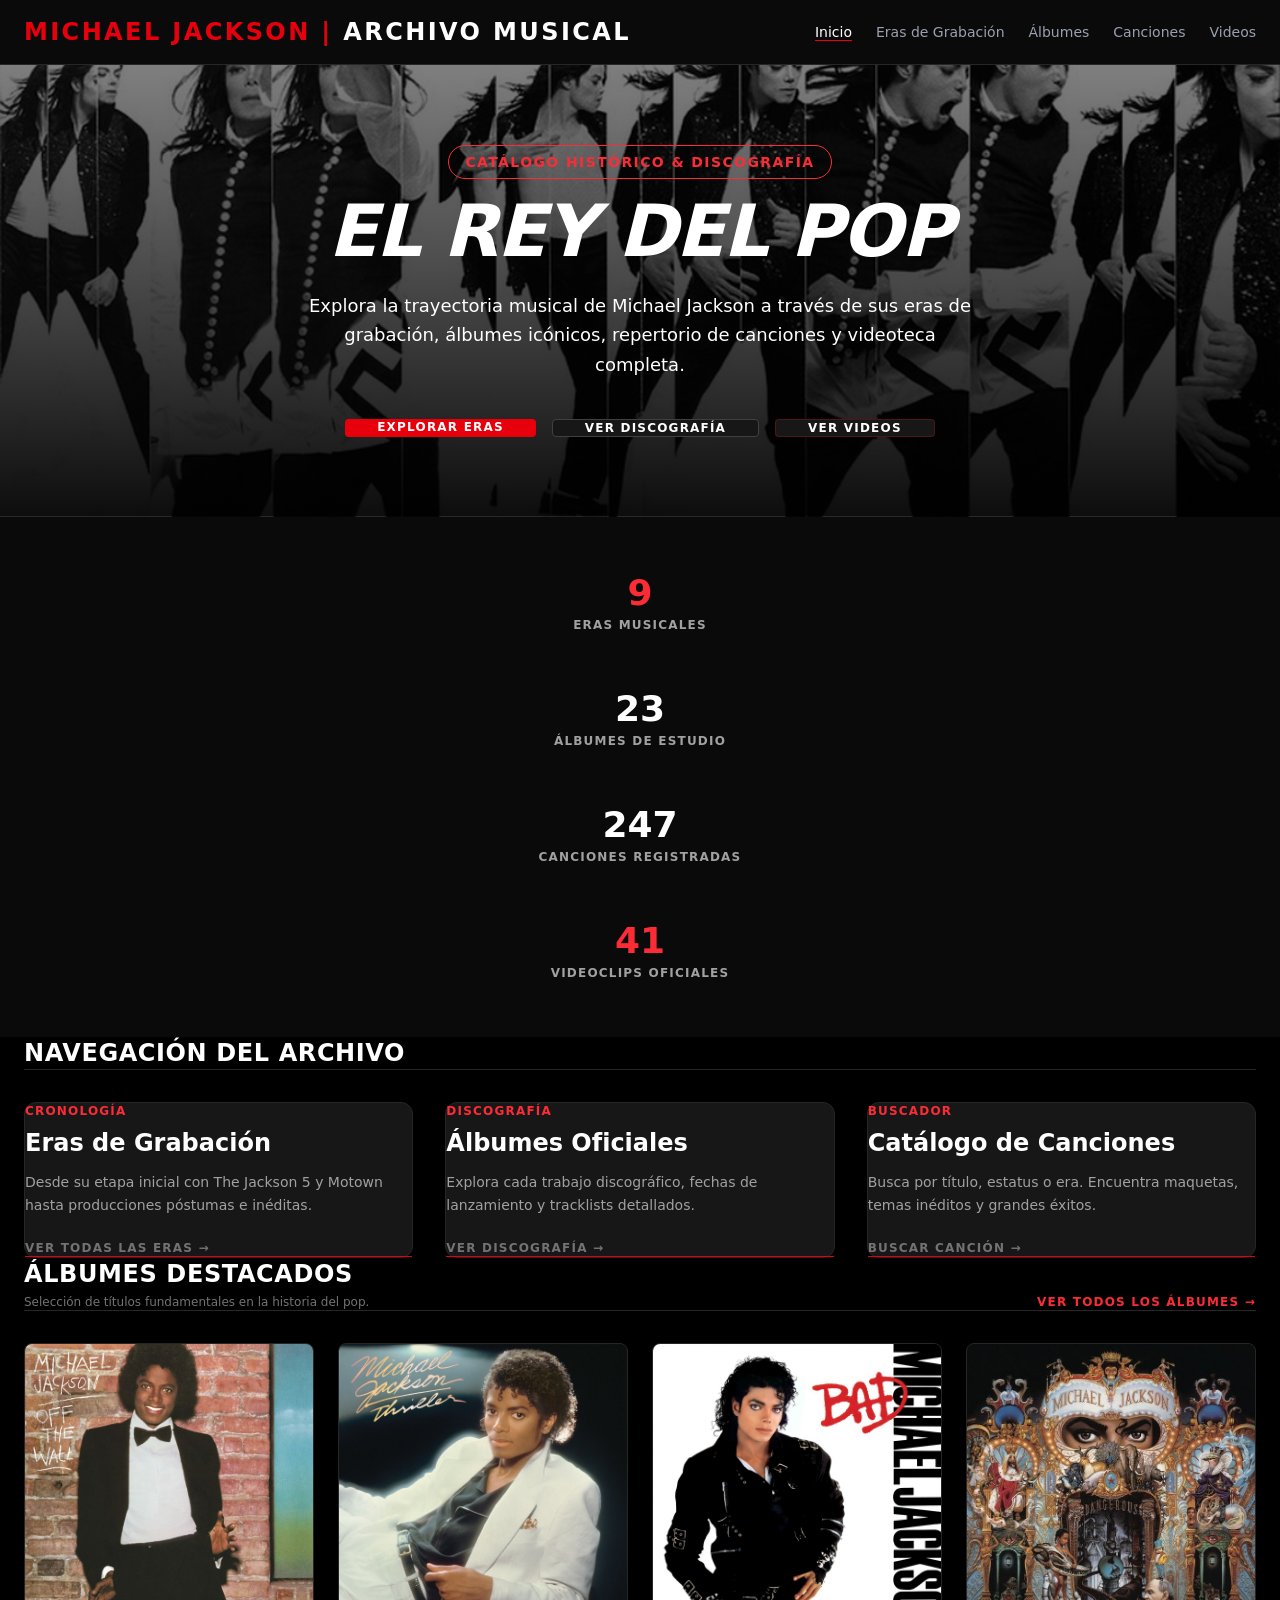
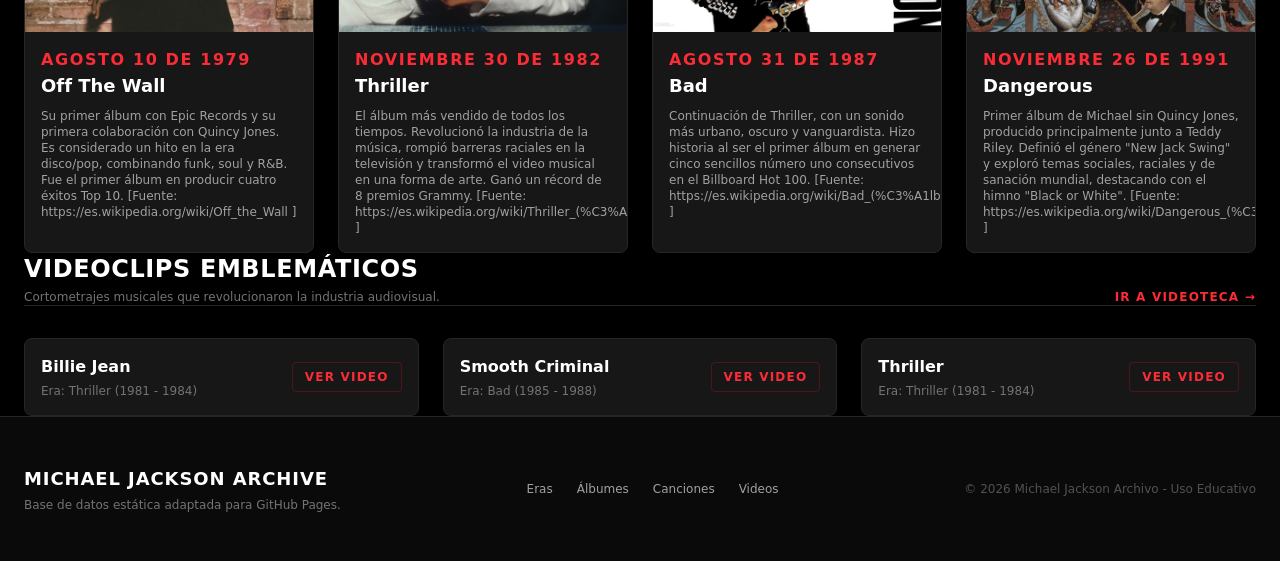
<file: index.html>
<!DOCTYPE html>
<html lang="es">
<head>
  <meta charset="UTF-8">
  <meta name="viewport" content="width=device-width, initial-scale=1.0">
  <title>Michael Jackson | Archivo Musical</title>
  <link href="assets/css/style.css" rel="stylesheet">
  <link rel="icon" type="image/png" href="assets/img/MJ_FI.png">
  <style>
    .hero-bg {
      background-image: linear-gradient(to bottom, rgba(0,0,0,0.5), rgba(0,0,0,0.95)), url('assets/img/INV-MJ.png');
      background-size: cover;
      background-position: center;
    }
  </style>
</head>
<body class="bg-black text-white font-sans antialiased min-h-screen flex flex-col justify-between">

  <!-- Navegación Principal -->
  <nav class="border-b border-neutral-800 bg-neutral-950 px-6 py-4 sticky top-0 z-50">
    <div class="max-w-7xl mx-auto flex flex-col md:flex-row justify-between items-center gap-4">
      <h1 class="text-2xl font-bold tracking-widest text-red-600 uppercase">
        <a href="index.html">Michael Jackson | <span class="text-white">Archivo Musical</span></a>
      </h1>
      <ul class="flex flex-wrap justify-center space-x-6 text-sm font-medium text-gray-400">
        <li><a href="index.html" class="text-white border-b border-red-600 pb-1">Inicio</a></li>
        <li><a href="eras.html" class="hover:text-yellow-500 transition-colors">Eras de Grabación</a></li>
        <li><a href="albumes.html" class="hover:text-yellow-500 transition-colors">Álbumes</a></li>
        <li><a href="canciones.html" class="hover:text-yellow-500 transition-colors">Canciones</a></li>
        <li><a href="videos_lista.html" class="hover:text-yellow-500 transition-colors">Videos</a></li>
      </ul>
    </div>
  </nav>

  <!-- Hero Principal -->
  <header class="hero-bg min-h-[70vh] flex items-center justify-center text-center px-6 py-20 relative">
    <div class="max-w-4xl mx-auto">
      <span class="text-red-500 font-bold uppercase tracking-widest text-sm bg-red-950/50 px-4 py-1.5 border border-red-800/40 rounded-full inline-block mb-4">
        Catálogo Histórico & Discografía
      </span>
      <h1 class="text-5xl md:text-7xl font-black uppercase tracking-tight italic text-white mb-6">
        El Rey del Pop
      </h1>
      <p class="text-lg md:text-xl text-neutral-300 max-w-2xl mx-auto leading-relaxed mb-10">
        Explora la trayectoria musical de Michael Jackson a través de sus eras de grabación, álbumes icónicos, repertorio de canciones y videoteca completa.
      </p>

      <!-- Botones de Acción / Redirección -->
      <div class="flex flex-wrap justify-center gap-4">
        <a href="eras.html" class="px-8 py-3.5 bg-red-600 hover:bg-red-500 text-white font-bold text-xs uppercase tracking-widest rounded shadow-lg transition-colors">
          Explorar Eras
        </a>
        <a href="albumes.html" class="px-8 py-3.5 bg-neutral-900 hover:bg-neutral-800 text-white border border-neutral-700 font-bold text-xs uppercase tracking-widest rounded transition-colors">
          Ver Discografía
        </a>
        <a href="videos_lista.html" class="px-8 py-3.5 bg-neutral-900 hover:bg-neutral-800 text-red-400 border border-red-900/50 font-bold text-xs uppercase tracking-widest rounded transition-colors">
          Ver Videos
        </a>
      </div>
    </div>
  </header>

  <!-- Panel de Métricas / Estadísticas -->
  <section class="border-y border-neutral-800 bg-neutral-950 py-10 px-6">
    <div class="max-w-6xl mx-auto grid grid-cols-2 md:grid-cols-4 gap-6 text-center">
      <div class="p-4">
        <span id="stat-eras" class="block text-4xl font-black text-red-500">0</span>
        <span class="text-xs uppercase tracking-widest text-neutral-400 font-semibold mt-1 block">Eras Musicales</span>
      </div>
      <div class="p-4">
        <span id="stat-albumes" class="block text-4xl font-black text-white">0</span>
        <span class="text-xs uppercase tracking-widest text-neutral-400 font-semibold mt-1 block">Álbumes de Estudio</span>
      </div>
      <div class="p-4">
        <span id="stat-canciones" class="block text-4xl font-black text-white">0</span>
        <span class="text-xs uppercase tracking-widest text-neutral-400 font-semibold mt-1 block">Canciones Registradas</span>
      </div>
      <div class="p-4">
        <span id="stat-videos" class="block text-4xl font-black text-red-500">0</span>
        <span class="text-xs uppercase tracking-widest text-neutral-400 font-semibold mt-1 block">Videoclips Oficiales</span>
      </div>
    </div>
  </section>

  <!-- Secciones Destacadas -->
  <main class="max-w-7xl mx-auto px-6 py-16 w-full space-y-20">

    <!-- Access Cards por Criterio -->
    <section>
      <div class="flex items-center justify-between mb-8 border-b border-neutral-800 pb-4">
        <h2 class="text-2xl font-bold uppercase tracking-wide flex items-center gap-3">
          <span class="w-3 h-3 bg-red-600 rounded-full"></span>
          Navegación del Archivo
        </h2>
      </div>
      
      <div class="grid grid-cols-1 md:grid-cols-3 gap-8">
        <!-- Card Eras -->
        <a href="eras.html" class="bg-neutral-900 border border-neutral-800 p-8 rounded-xl hover:border-red-600 transition-all group flex flex-col justify-between">
          <div>
            <span class="text-xs font-bold text-red-500 uppercase tracking-widest block mb-2">Cronología</span>
            <h3 class="text-2xl font-bold mb-3 text-white group-hover:text-red-500 transition-colors">Eras de Grabación</h3>
            <p class="text-sm text-neutral-400 leading-relaxed">
              Desde su etapa inicial con The Jackson 5 y Motown hasta producciones póstumas e inéditas.
            </p>
          </div>
          <span class="mt-6 text-xs font-bold uppercase tracking-widest text-neutral-500 group-hover:text-white transition-colors border-b border-red-600 w-max">
            Ver todas las Eras →
          </span>
        </a>

        <!-- Card Albumes -->
        <a href="albumes.html" class="bg-neutral-900 border border-neutral-800 p-8 rounded-xl hover:border-red-600 transition-all group flex flex-col justify-between">
          <div>
            <span class="text-xs font-bold text-red-500 uppercase tracking-widest block mb-2">Discografía</span>
            <h3 class="text-2xl font-bold mb-3 text-white group-hover:text-red-500 transition-colors">Álbumes Oficiales</h3>
            <p class="text-sm text-neutral-400 leading-relaxed">
              Explora cada trabajo discográfico, fechas de lanzamiento y tracklists detallados.
            </p>
          </div>
          <span class="mt-6 text-xs font-bold uppercase tracking-widest text-neutral-500 group-hover:text-white transition-colors border-b border-red-600 w-max">
            Ver Discografía →
          </span>
        </a>

        <!-- Card Canciones y Videoteca -->
        <a href="canciones.html" class="bg-neutral-900 border border-neutral-800 p-8 rounded-xl hover:border-red-600 transition-all group flex flex-col justify-between">
          <div>
            <span class="text-xs font-bold text-red-500 uppercase tracking-widest block mb-2">Buscador</span>
            <h3 class="text-2xl font-bold mb-3 text-white group-hover:text-red-500 transition-colors">Catálogo de Canciones</h3>
            <p class="text-sm text-neutral-400 leading-relaxed">
              Busca por título, estatus o era. Encuentra maquetas, temas inéditos y grandes éxitos.
            </p>
          </div>
          <span class="mt-6 text-xs font-bold uppercase tracking-widest text-neutral-500 group-hover:text-white transition-colors border-b border-red-600 w-max">
            Buscar Canción →
          </span>
        </a>
      </div>
    </section>

    <!-- Álbumes Destacados -->
    <section>
      <div class="flex justify-between items-end mb-8 border-b border-neutral-800 pb-4">
        <div>
          <h2 class="text-2xl font-bold uppercase tracking-wide">Álbumes Destacados</h2>
          <p class="text-xs text-neutral-500 mt-1">Selección de títulos fundamentales en la historia del pop.</p>
        </div>
        <a href="albumes.html" class="text-xs font-bold text-red-500 uppercase tracking-widest hover:text-white transition-colors">
          Ver todos los álbumes →
        </a>
      </div>

      <div id="grid-albumes-destacados" class="grid grid-cols-1 sm:grid-cols-2 lg:grid-cols-4 gap-6"></div>
    </section>

    <!-- Videos Destacados -->
    <section>
      <div class="flex justify-between items-end mb-8 border-b border-neutral-800 pb-4">
        <div>
          <h2 class="text-2xl font-bold uppercase tracking-wide">Videoclips Emblemáticos</h2>
          <p class="text-xs text-neutral-500 mt-1">Cortometrajes musicales que revolucionaron la industria audiovisual.</p>
        </div>
        <a href="videos_lista.html" class="text-xs font-bold text-red-500 uppercase tracking-widest hover:text-white transition-colors">
          Ir a Videoteca →
        </a>
      </div>

      <div id="grid-videos-destacados" class="grid grid-cols-1 md:grid-cols-3 gap-6"></div>
    </section>

  </main>

  <!-- Pie de página -->
  <footer class="border-t border-neutral-800 bg-neutral-950 py-12 px-6">
    <div class="max-w-7xl mx-auto flex flex-col md:flex-row justify-between items-center gap-6">
      <div>
        <span class="text-lg font-bold text-white uppercase tracking-wider block">Michael Jackson Archive</span>
        <p class="text-xs text-neutral-500 mt-1">Base de datos estática adaptada para GitHub Pages.</p>
      </div>
      <ul class="flex space-x-6 text-xs text-neutral-400">
        <li><a href="eras.html" class="hover:text-white transition-colors">Eras</a></li>
        <li><a href="albumes.html" class="hover:text-white transition-colors">Álbumes</a></li>
        <li><a href="canciones.html" class="hover:text-white transition-colors">Canciones</a></li>
        <li><a href="videos_lista.html" class="hover:text-white transition-colors">Videos</a></li>
      </ul>
      <p class="text-xs text-neutral-600">&copy; 2026 Michael Jackson Archivo - Uso Educativo</p>
    </div>
  </footer>

  <!-- Scripts JS Client-Side -->
  <script src="data.js"></script>
  <script src="handlers.js"></script>
  <script>
    document.addEventListener('DOMContentLoaded', () => {
      // 1. Cargar estadísticas
      const stats = obtenerEstadisticasIndex();
      document.getElementById('stat-eras').textContent = stats.totalEras;
      document.getElementById('stat-albumes').textContent = stats.totalAlbumes;
      document.getElementById('stat-canciones').textContent = stats.totalCanciones;
      document.getElementById('stat-videos').textContent = stats.totalVideos;

      // 2. Renderizar álbumes destacados
      const albumes = obtenerAlbumesDestacados(4);
      const contenedorAlbumes = document.getElementById('grid-albumes-destacados');
      contenedorAlbumes.innerHTML = albumes.map(album => `
        <a href="tracklist.html?id=${album.IDAlbum}" class="bg-neutral-900 border border-neutral-800 rounded-lg overflow-hidden group hover:border-red-600 transition-all flex flex-col">
          <div class="aspect-square bg-neutral-800 relative overflow-hidden">
            <img src="${album.AlbumCover}" alt="${album.NombreAlbum}" onerror="this.src='assets/img/default_album.jpg'" class="w-full h-full object-cover group-hover:scale-105 transition-transform duration-500">
          </div>
          <div class="p-4 flex flex-col flex-grow">
            <span class="text-[10px] font-bold text-red-500 uppercase tracking-widest">${album.FechaLanz.split('-')[0]}</span>
            <h3 class="text-lg font-bold text-white group-hover:text-red-500 transition-colors mt-0.5">${album.NombreAlbum}</h3>
            <p class="text-xs text-neutral-400 mt-2 line-clamp-2">${album.InfoAlbum}</p>
          </div>
        </a>
      `).join('');

      // 3. Renderizar videos destacados
      const videos = obtenerVideosDestacados(3);
      const contenedorVideos = document.getElementById('grid-videos-destacados');
      contenedorVideos.innerHTML = videos.map(video => `
        <a href="video_detalle.html?id=${video.IDCancion}" class="bg-neutral-900 border border-neutral-800 rounded-lg p-4 group hover:border-red-600 transition-all flex justify-between items-center">
          <div>
            <h3 class="text-base font-bold text-white group-hover:text-red-500 transition-colors">${video.NombreCancion}</h3>
            <span class="text-xs text-neutral-500 block mt-1">Era: ${video.NombreEra}</span>
          </div>
          <span class="text-xs font-bold uppercase tracking-widest text-red-500 bg-red-950/40 border border-red-900/50 px-3 py-1.5 rounded group-hover:bg-red-600 group-hover:text-white transition-all">
            Ver Video
          </span>
        </a>
      `).join('');
    });
  </script>
</body>
</html>
</file>
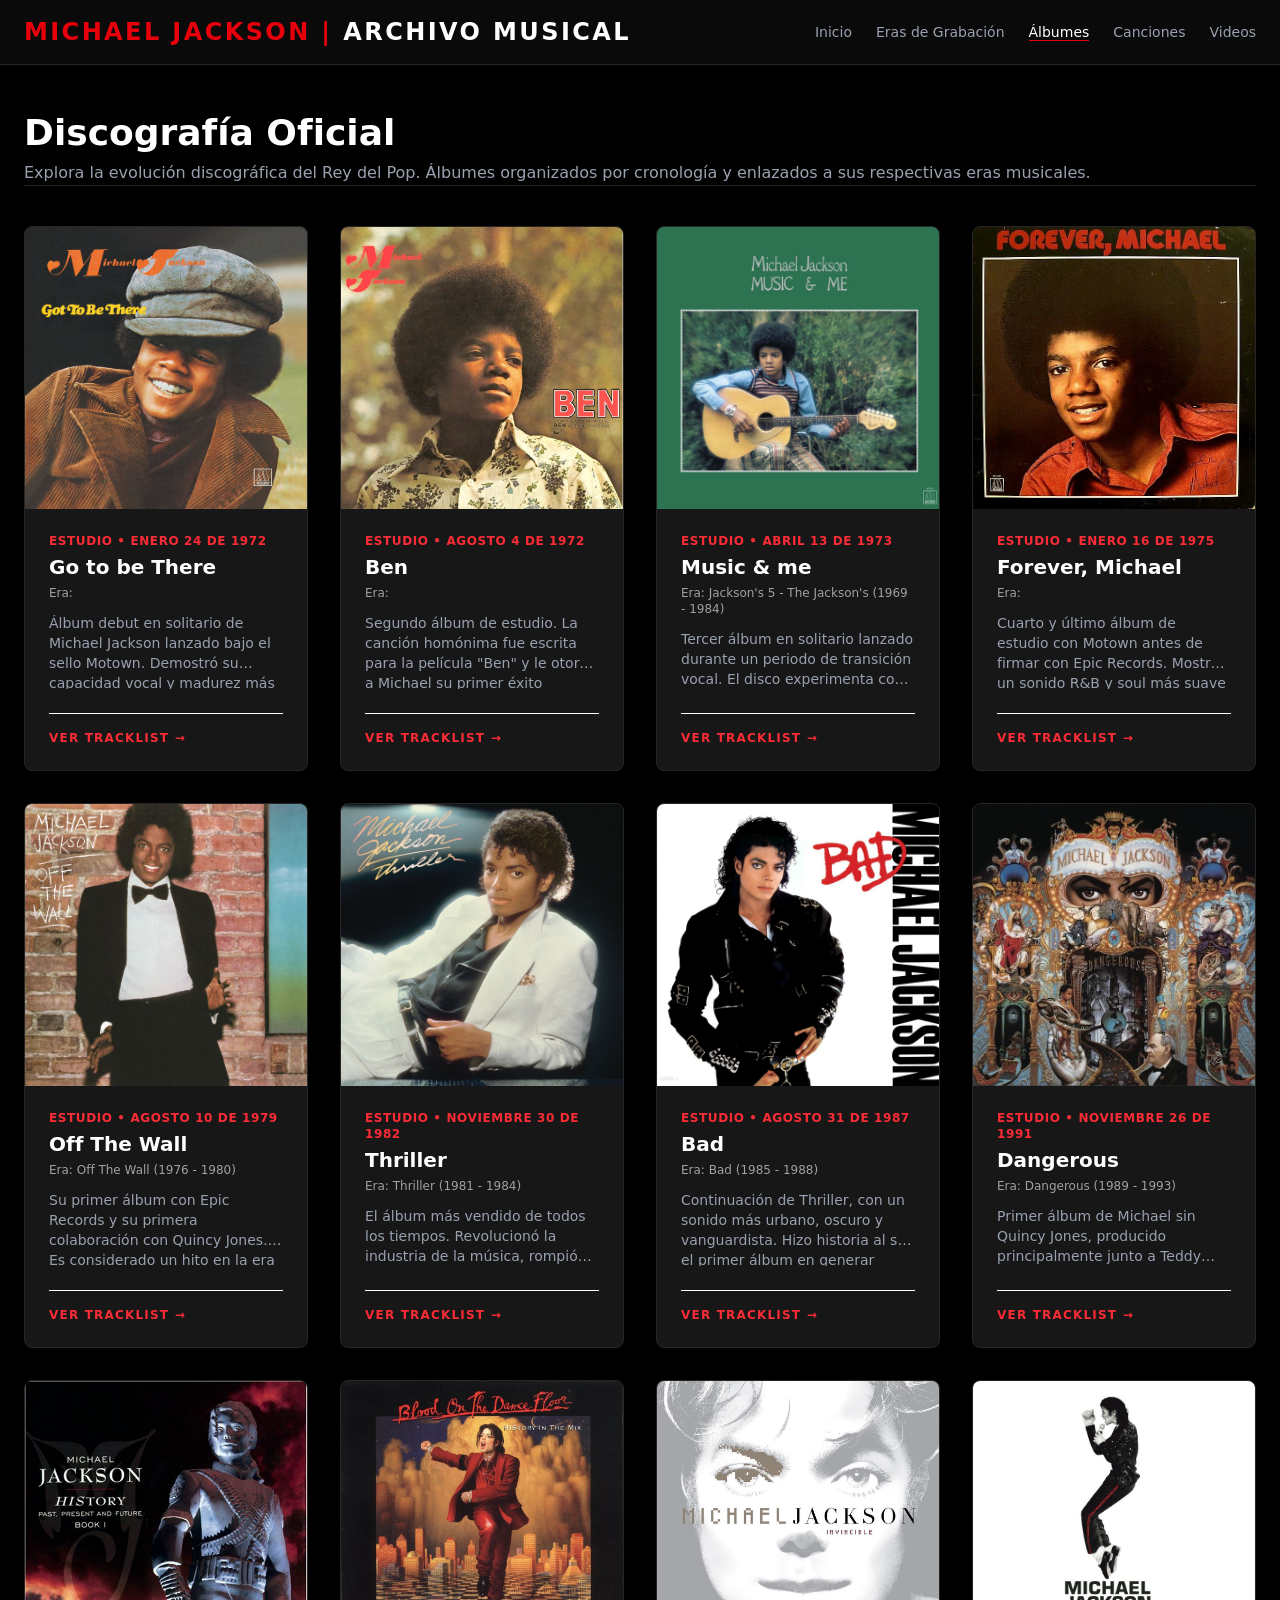
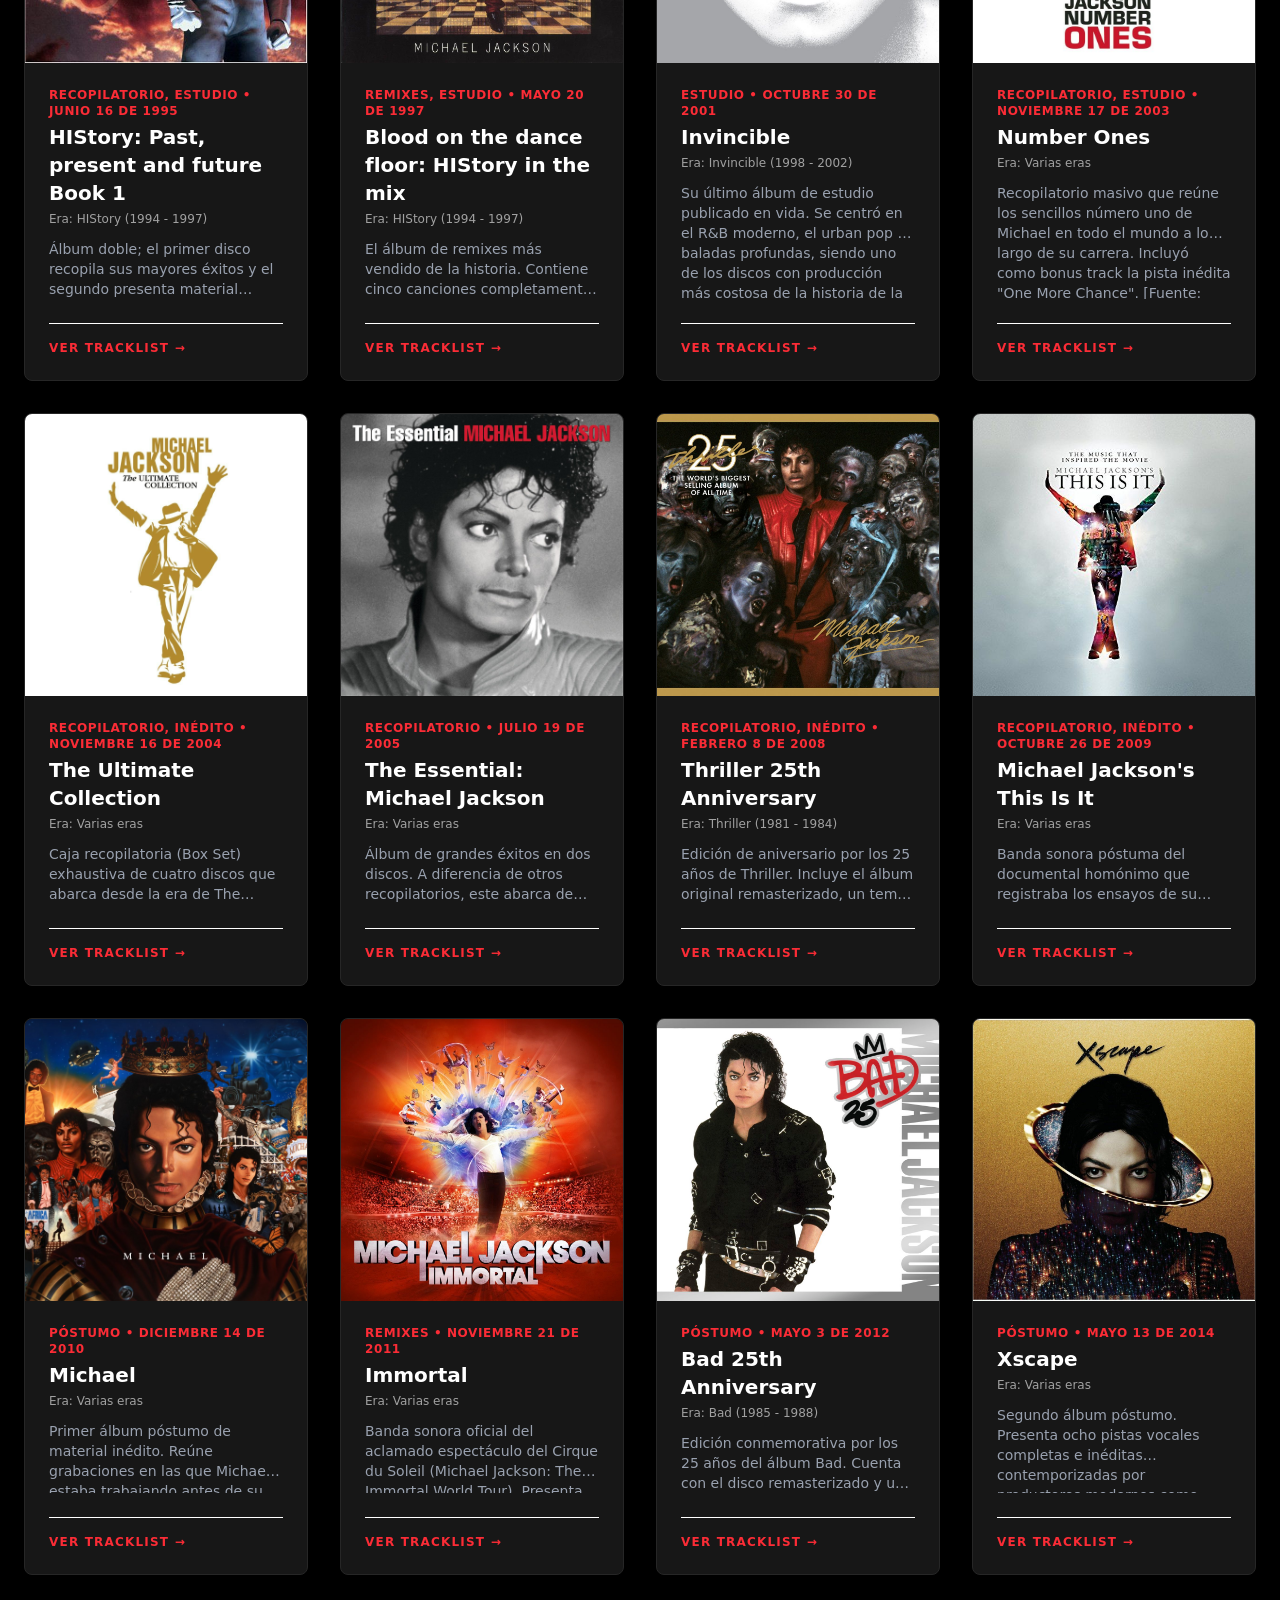
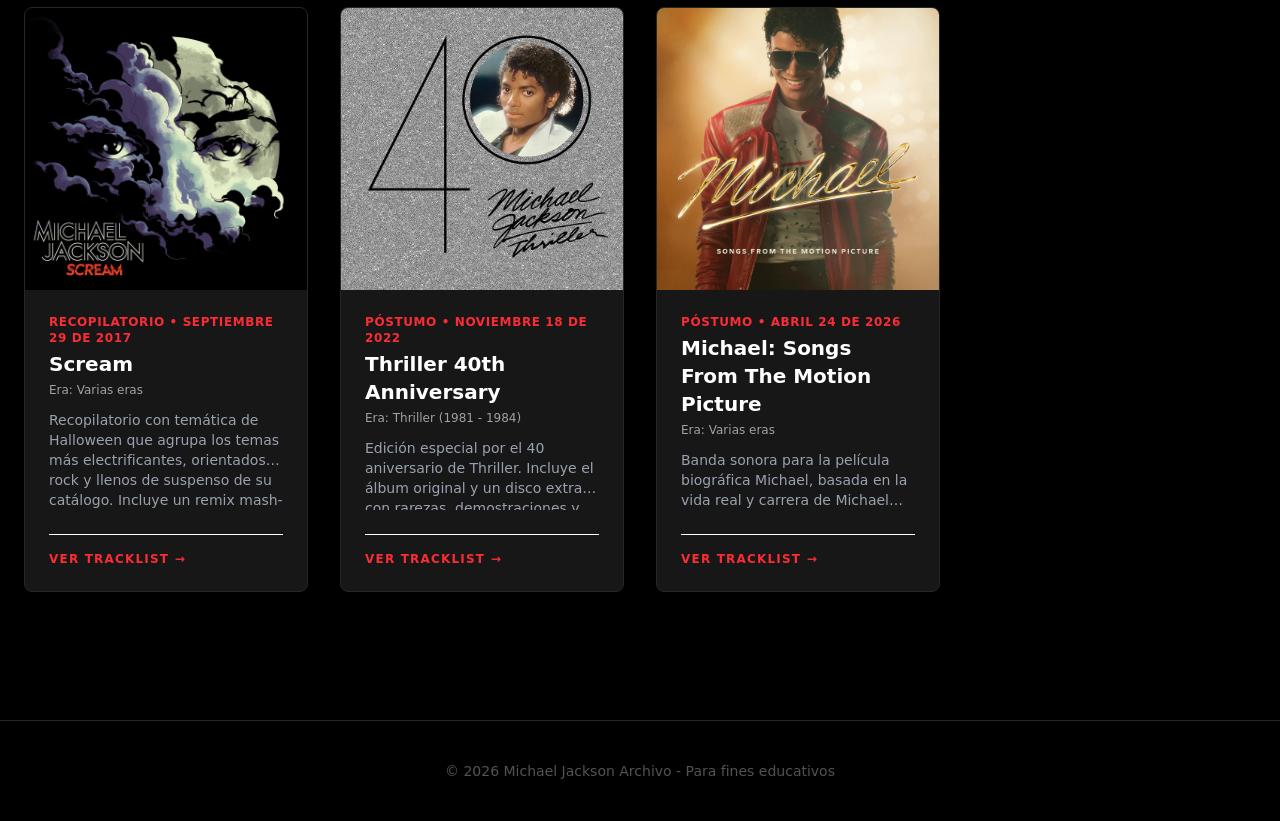
<file: albumes.html>
<!DOCTYPE html>
<html lang="es">
<head>
  <meta charset="UTF-8">
  <meta name="viewport" content="width=device-width, initial-scale=1.0">
  <title>Discografía Oficial | MJ</title>
  <link href="assets/css/style.css" rel="stylesheet">
  <link rel="icon" type="image/png" href="assets/img/MJ_FI.png">
</head>
<body class="bg-black text-white font-sans antialiased min-h-screen">
  
  <!-- Navegación -->
  <nav class="border-b border-neutral-800 bg-neutral-950 px-6 py-4 sticky top-0 z-50">
    <div class="max-w-7xl mx-auto flex justify-between items-center">
      <h1 class="text-2xl font-bold tracking-widest text-red-600 uppercase">
        <a href="index.html">Michael Jackson | <span class="text-white">Archivo musical</span></a>
      </h1>
      <ul class="flex space-x-6 text-sm font-medium text-gray-400">
        <li><a href="index.html" class="hover:text-yellow-600 transition-colors">Inicio</a></li>
        <li><a href="eras.html" class="hover:text-yellow-600 transition-colors">Eras de Grabación</a></li>
        <li><a href="albumes.html" class="text-white border-b border-red-600">Álbumes</a></li>
        <li><a href="canciones.html" class="hover:text-yellow-600 transition-colors">Canciones</a></li>
        <li><a href="videos_lista.html" class="hover:text-yellow-600 transition-colors">Videos</a></li>
      </ul>
    </div>
  </nav>

  <!-- Contenido Principal -->
  <main class="max-w-7xl mx-auto px-6 py-12">
    <div class="mb-10 border-b border-neutral-800 pb-6">
      <h2 class="text-4xl font-extrabold text-white mb-2">Discografía Oficial</h2>
      <p class="text-gray-400 max-w-3xl text-base">
        Explora la evolución discográfica del Rey del Pop. Álbumes organizados por cronología y enlazados a sus respectivas eras musicales.
      </p>
    </div>
    
    <!-- Grilla de Álbumes -->
    <div id="grid-albumes" class="grid grid-cols-1 md:grid-cols-2 lg:grid-cols-4 gap-8"></div>
  </main>

  <footer class="mt-20 border-t border-neutral-800 py-10 text-center text-neutral-600 text-sm">
    <p>&copy; 2026 Michael Jackson Archivo - Para fines educativos</p>
  </footer>

  <!-- Scripts -->
  <script src="data.js"></script>
  <script src="handlers.js"></script>
  <script>
    document.addEventListener('DOMContentLoaded', () => {
      const albumes = obtenerAlbumes();
      const contenedor = document.getElementById('grid-albumes');

      contenedor.innerHTML = albumes.map(album => `
        <div class="bg-neutral-900 rounded-lg overflow-hidden border border-neutral-800 hover:border-red-600 transition-all group flex flex-col h-full">
          <a href="tracklist.html?id=${album.IDAlbum}" class="block aspect-square bg-neutral-800 overflow-hidden relative">
            <img src="${album.AlbumCover}" 
                 alt="Portada de ${album.NombreAlbum}" 
                 onerror="this.src='assets/img/default_album.jpg'"
                 class="w-full h-full object-cover group-hover:scale-105 transition-transform duration-500">
          </a>
          <div class="p-6 flex flex-col flex-grow">
            <div class="mb-3">
              <span class="text-xs font-bold text-red-500 uppercase tracking-wider block">
                ${album.TipoAlbum} • ${album.FechaLanz.split('-')[0]}
              </span>
              <h3 class="text-xl font-bold text-white mt-1 group-hover:text-red-500 transition-colors">
                <a href="tracklist.html?id=${album.IDAlbum}">${album.NombreAlbum}</a>
              </h3>
              <a href="era_detalle.html?id=${album.IDEra}" class="text-xs text-neutral-400 hover:text-yellow-500 transition-colors mt-1 block">
                Era: ${album.NombreEra}
              </a>
            </div>
            <p class="text-sm text-gray-400 mb-6 flex-grow line-clamp-3">
              ${album.InfoAlbum}
            </p>
            <div class="mt-auto pt-4 border-t border-neutral-800/60 flex justify-between items-center">
              <a href="tracklist.html?id=${album.IDAlbum}" class="text-xs font-bold text-red-500 uppercase tracking-widest hover:text-white transition-colors">
                Ver Tracklist →
              </a>
            </div>
          </div>
        </div>
      `).join('');
    });
  </script>
</body>
</html>
</file>
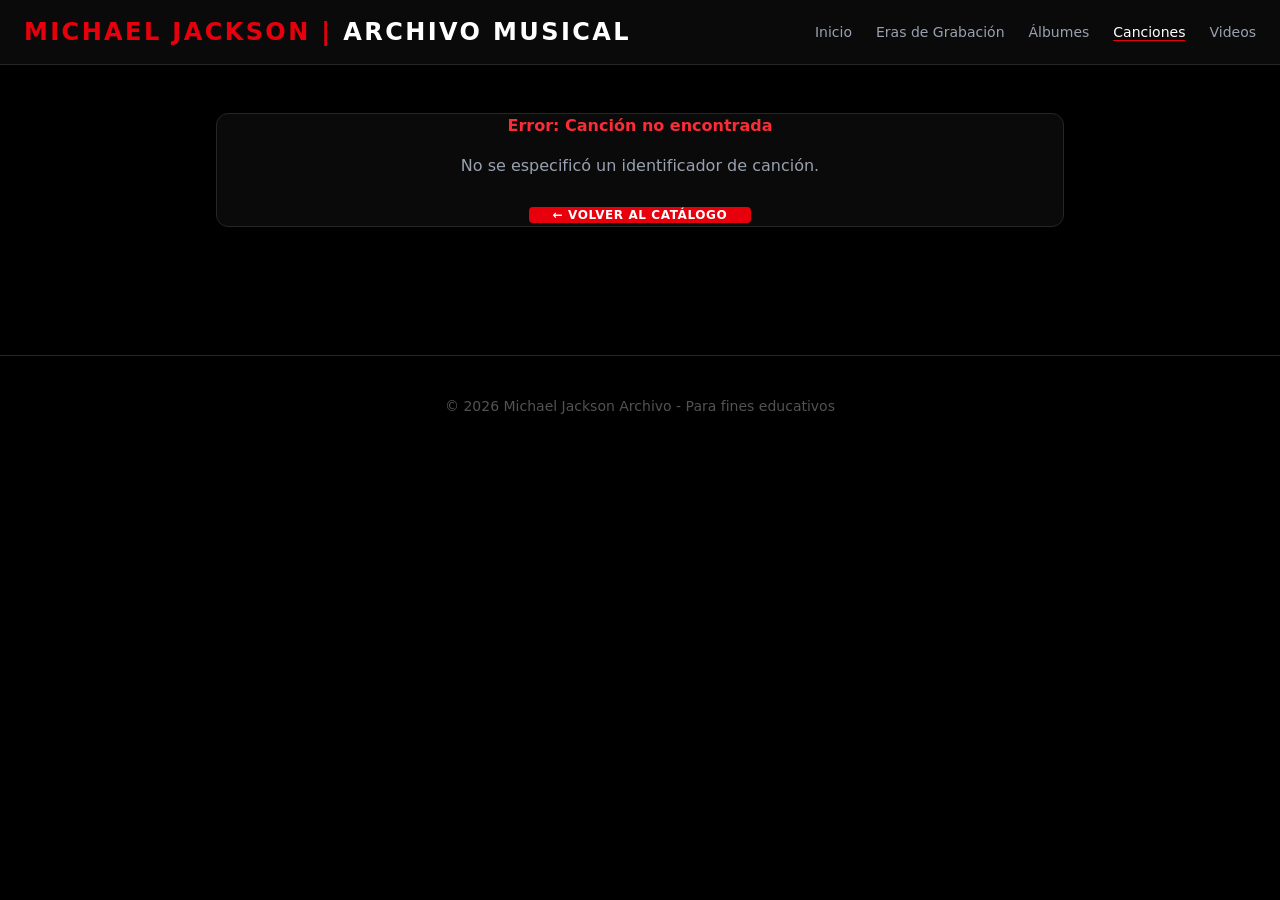
<file: cancion_detalle.html>
<!DOCTYPE html>
<html lang="es">
<head>
  <meta charset="UTF-8">
  <meta name="viewport" content="width=device-width, initial-scale=1.0">
  <title id="page-title">Detalle de Canción | MJ</title>
  <link href="assets/css/style.css" rel="stylesheet">
  <link rel="icon" type="image/png" href="assets/img/MJ_FI.png">
</head>
<body class="bg-black text-white font-sans antialiased min-h-screen">
  
  <!-- Navegación Principal -->
  <nav class="border-b border-neutral-800 bg-neutral-950 px-6 py-4 sticky top-0 z-50">
    <div class="max-w-7xl mx-auto flex justify-between items-center">
      <h1 class="text-2xl font-bold tracking-widest text-red-600 uppercase">
        <a href="index.html">Michael Jackson | <span class="text-white">Archivo musical</span></a>
      </h1>
      <ul class="flex space-x-6 text-sm font-medium text-gray-400">
        <li><a href="index.html" class="hover:text-yellow-600 transition-colors">Inicio</a></li>
        <li><a href="eras.html" class="hover:text-yellow-600 transition-colors">Eras de Grabación</a></li>
        <li><a href="albumes.html" class="hover:text-yellow-600 transition-colors">Álbumes</a></li>
        <li><a href="canciones.html" class="text-white border-b border-red-600">Canciones</a></li>
        <li><a href="videos_lista.html" class="hover:text-yellow-600 transition-colors">Videos</a></li>
      </ul>
    </div>
  </nav>

  <!-- Contenido Principal -->
  <main id="main-content" class="max-w-4xl mx-auto px-6 py-12">
    <div id="contenidoCancion">
      <!-- Aquí se inyecta el detalle dinámicamente -->
    </div>
  </main>

  <!-- Pie de página -->
  <footer class="mt-20 border-t border-neutral-800 py-10 text-center text-neutral-600 text-sm">
    <p>&copy; 2026 Michael Jackson Archivo - Para fines educativos</p>
  </footer>

  <!-- Scripts -->
  <script src="data.js"></script>
  <script src="handlers.js"></script>

  <script>
    function getParam(name) {
      const params = new URLSearchParams(window.location.search);
      return params.get(name);
    }

    function escapeHtml(str) {
      if (str === null || str === undefined) return '';
      return String(str)
        .replace(/&/g, '&amp;')
        .replace(/</g, '&lt;')
        .replace(/>/g, '&gt;')
        .replace(/"/g, '&quot;')
        .replace(/'/g, '&#039;');
    }

    function renderError(mensaje) {
      document.getElementById('contenidoCancion').innerHTML = `
        <div class="bg-neutral-950 border border-neutral-800 rounded-xl p-8 text-center mt-10">
          <h1 class="text-3xl font-bold text-red-500 mb-4">Error: Canción no encontrada</h1>
          <p class="text-gray-400 mb-6">${escapeHtml(mensaje)}</p>
          <a href="canciones.html" class="inline-block bg-red-600 text-white px-6 py-2.5 rounded font-bold text-xs uppercase tracking-wider hover:bg-red-500 transition-colors">
            ← Volver al Catálogo
          </a>
        </div>
      `;
    }

    document.addEventListener('DOMContentLoaded', () => {
      const idCancion = getParam('id') || getParam('id_cancion');
      if (!idCancion) {
        renderError('No se especificó un identificador de canción.');
        return;
      }

      if (typeof DB === 'undefined') {
        renderError('No se pudieron cargar los datos de la base de datos.');
        return;
      }

      const detalle = obtenerDetalleVideo(idCancion);
      
      if (!detalle) {
        renderError('La canción solicitada no existe en la base de datos.');
        return;
      }

      const { Cancion, Album, Era } = detalle;

      // Validar si la canción tiene video oficial
      const tieneVideo = Cancion.LinkYTVideo && Cancion.LinkYTVideo !== '' && Cancion.LinkYTVideo !== '-';
      const embedUrl = tieneVideo ? `https://www.youtube.com/embed/${Cancion.LinkYTVideo}?autoplay=0&rel=0` : '';
      
      // Buscar la letra en el objeto original
      const objetoCancion = DB.canciones.find(c => c.id_cancion === Cancion.IDCancion);
      const letra = objetoCancion && objetoCancion.letra ? objetoCancion.letra : "SE DESCONOCE LETRA DE LA CANCIÓN";

      // Actualizar el título de la ventana
      document.getElementById('page-title').textContent = `${Cancion.NombreCancion} | MJ`;

      document.getElementById('contenidoCancion').innerHTML = `
        
        <!-- Botón Volver -->
        <div class="mb-6">
          <a href="canciones.html" class="text-xs uppercase tracking-widest text-neutral-400 hover:text-white border border-neutral-800 bg-neutral-950 px-4 py-2 rounded transition-colors inline-block">
            ← Volver al Catálogo
          </a>
        </div>

        <!-- Encabezado de la Canción -->
        <div class="bg-neutral-950 border border-neutral-800 rounded-xl p-6 md:p-8 mb-8 flex flex-col md:flex-row gap-8 items-center md:items-start">
          <div class="w-40 h-40 shrink-0 bg-neutral-900 rounded-lg overflow-hidden border border-neutral-800 shadow-2xl relative">
            <img 
              src="assets/img/${Album.IDAlbum.replace('-', '_')}.jpg" 
              alt="Portada" 
              class="absolute inset-0 w-full h-full object-cover" 
              onerror="this.src='assets/img/default_album.jpg'"
            >
          </div>
          <div class="flex-grow text-center md:text-left">
            <span class="text-xs font-bold text-red-500 uppercase tracking-widest block mb-2">Canción</span>
            <h1 class="text-3xl md:text-5xl font-black text-white tracking-wide mb-3">${escapeHtml(Cancion.NombreCancion)}</h1>
            <p class="mb-2">
              <span class="text-sm text-neutral-400">Álbum:</span>
              <a href="tracklist.html?id=${Album.IDAlbum}" class="text-sm font-semibold text-yellow-500 hover:underline ml-1">
                ${escapeHtml(Album.NombreAlbum)}
              </a>
            </p>
            <p class="mb-4">
              <span class="text-sm text-neutral-400">Era:</span>
              <a href="era_detalle.html?id=${Era.IDEra}" class="text-sm font-semibold text-yellow-500 hover:underline ml-1">
                ${escapeHtml(Era.NombreEra)}
              </a>
            </p>
          </div>
        </div>

        <!-- Reproductor de Video (Si existe) -->
        ${tieneVideo ? `
          <div class="bg-neutral-950 border border-neutral-800 rounded-xl overflow-hidden mb-8">
            <div class="w-full aspect-video bg-black relative">
              <iframe 
                class="absolute inset-0 w-full h-full" 
                src="${embedUrl}" 
                title="${escapeHtml(Cancion.NombreCancion)}" 
                frameborder="0" 
                allow="accelerometer; autoplay; clipboard-write; encrypted-media; gyroscope; picture-in-picture" 
                allowfullscreen>
              </iframe>
            </div>
          </div>
        ` : `
          <div class="bg-neutral-950 border border-neutral-800 rounded-xl p-8 mb-8 text-center">
            <span class="text-4xl block mb-3">🎬</span>
            <p class="text-neutral-400 font-medium">Esta canción no cuenta con un video musical oficial registrado.</p>
          </div>
        `}

               <!-- Letra de la Canción -->
        <div class="bg-neutral-950 border border-neutral-800 rounded-xl p-6 md:p-8 mb-8">
          <h2 class="text-xl font-bold mb-6 flex items-center text-white">
            <span class="w-8 h-[2px] bg-red-600 mr-4"></span>
            Letra Oficial
          </h2>
          <!-- Aquí está la magia: whitespace-pre-wrap -->
          <pre class="text-neutral-300 leading-relaxed text-base md:text-lg font-sans whitespace-pre-wrap">${escapeHtml(letra)}</pre>
          </div>
        </div>

      `;
    });
  </script>
</body>
</html>
</file>
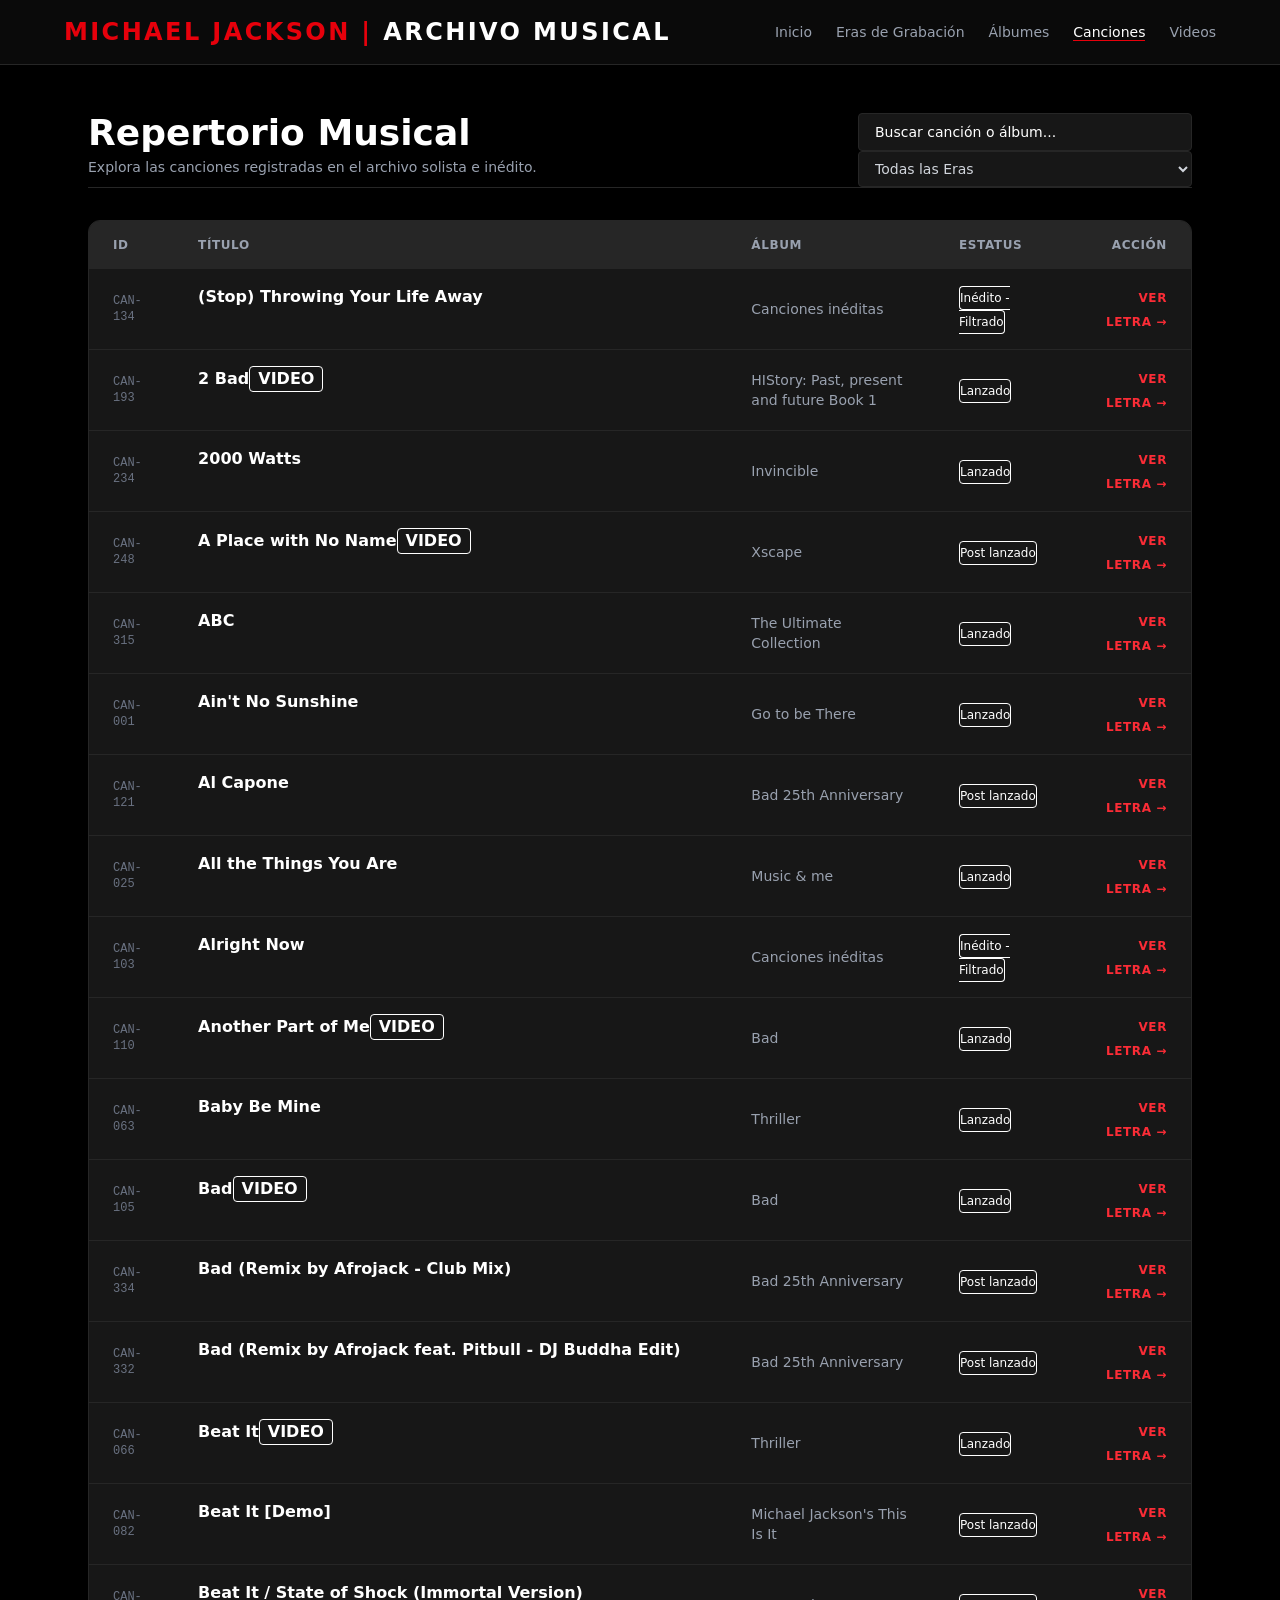
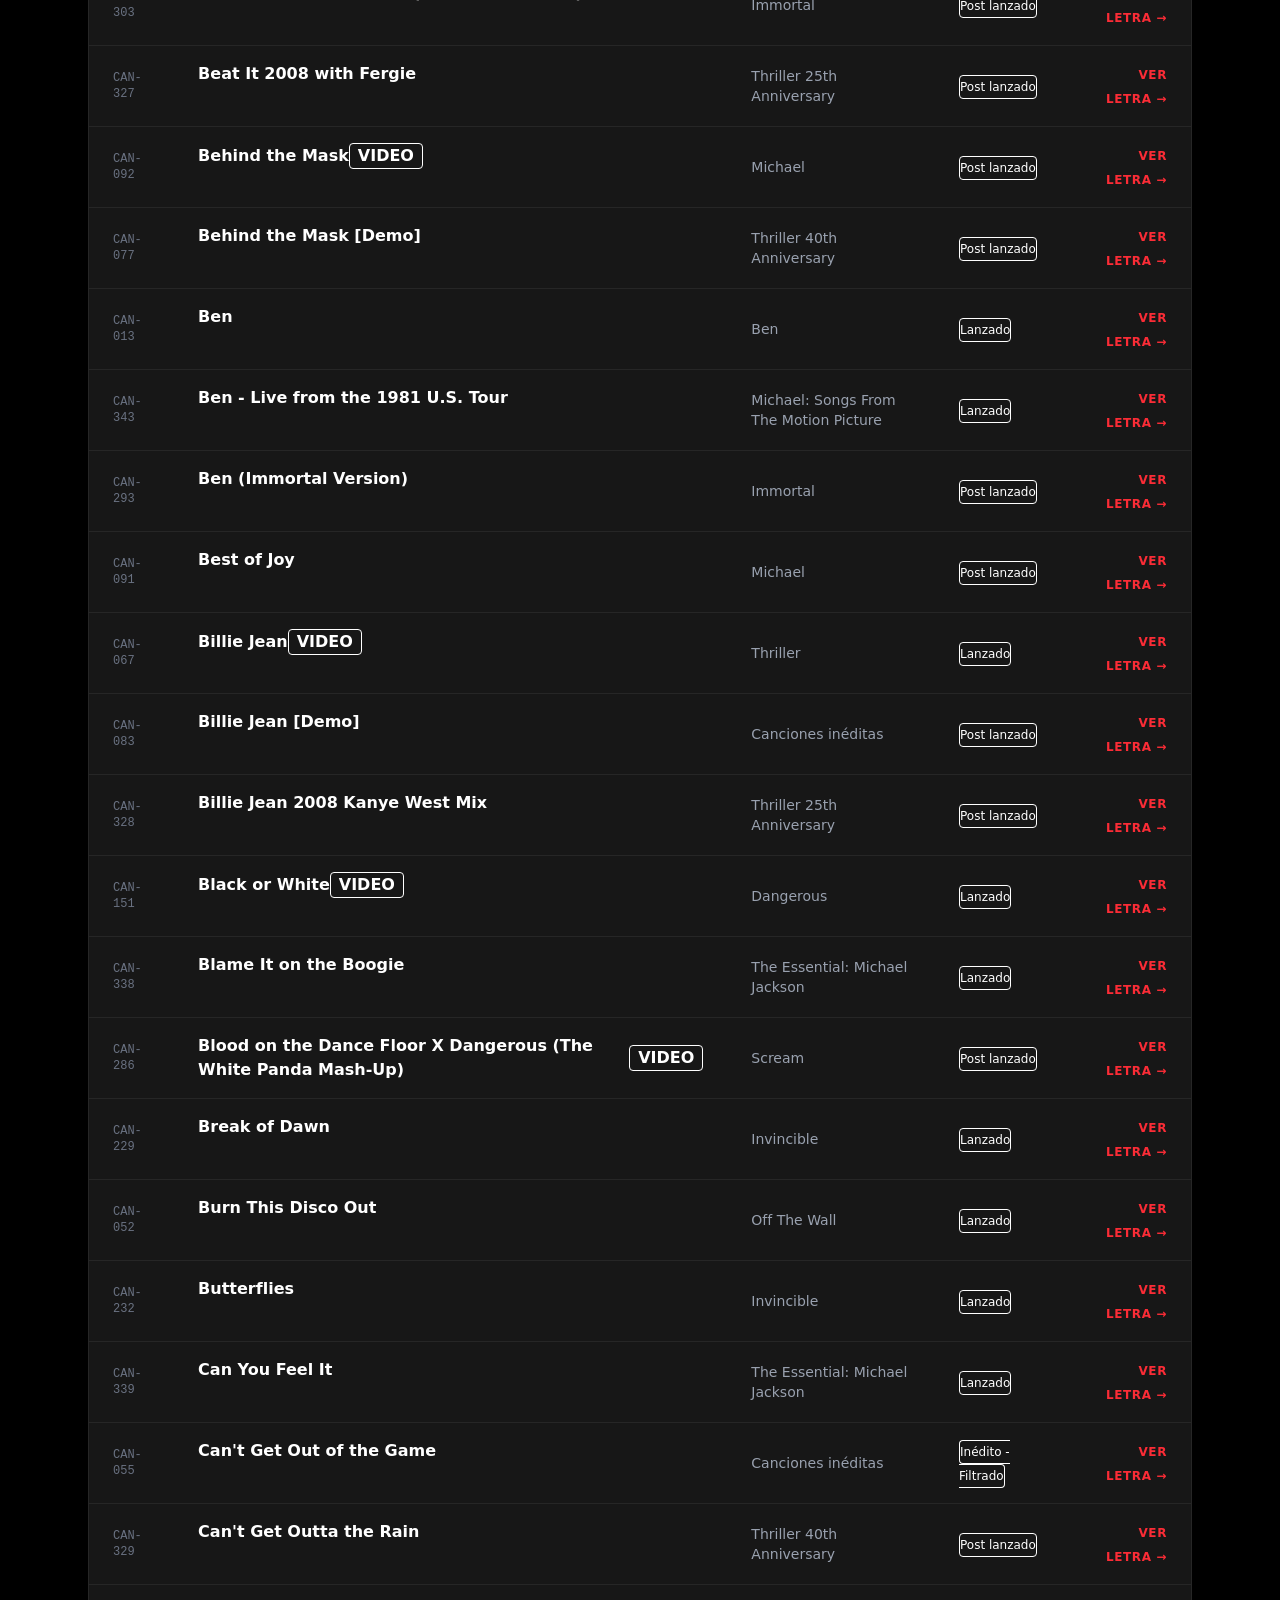
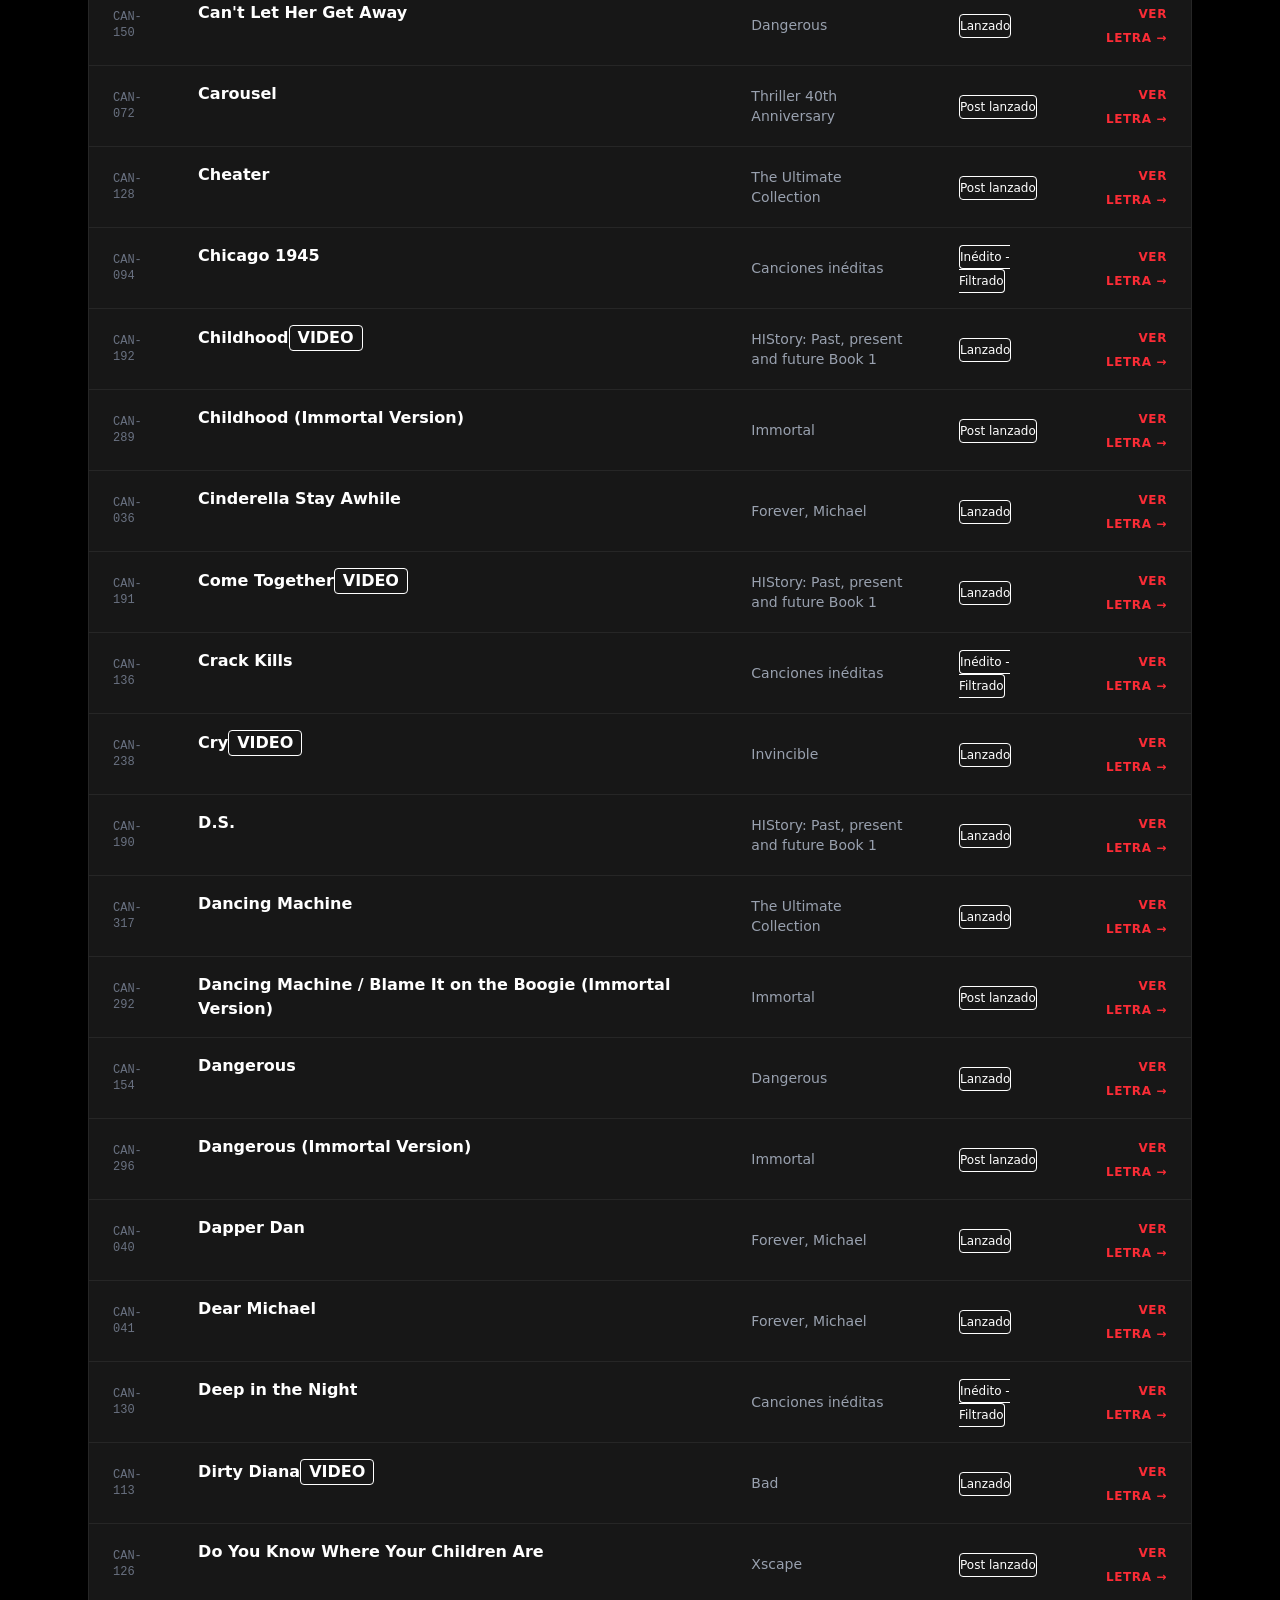
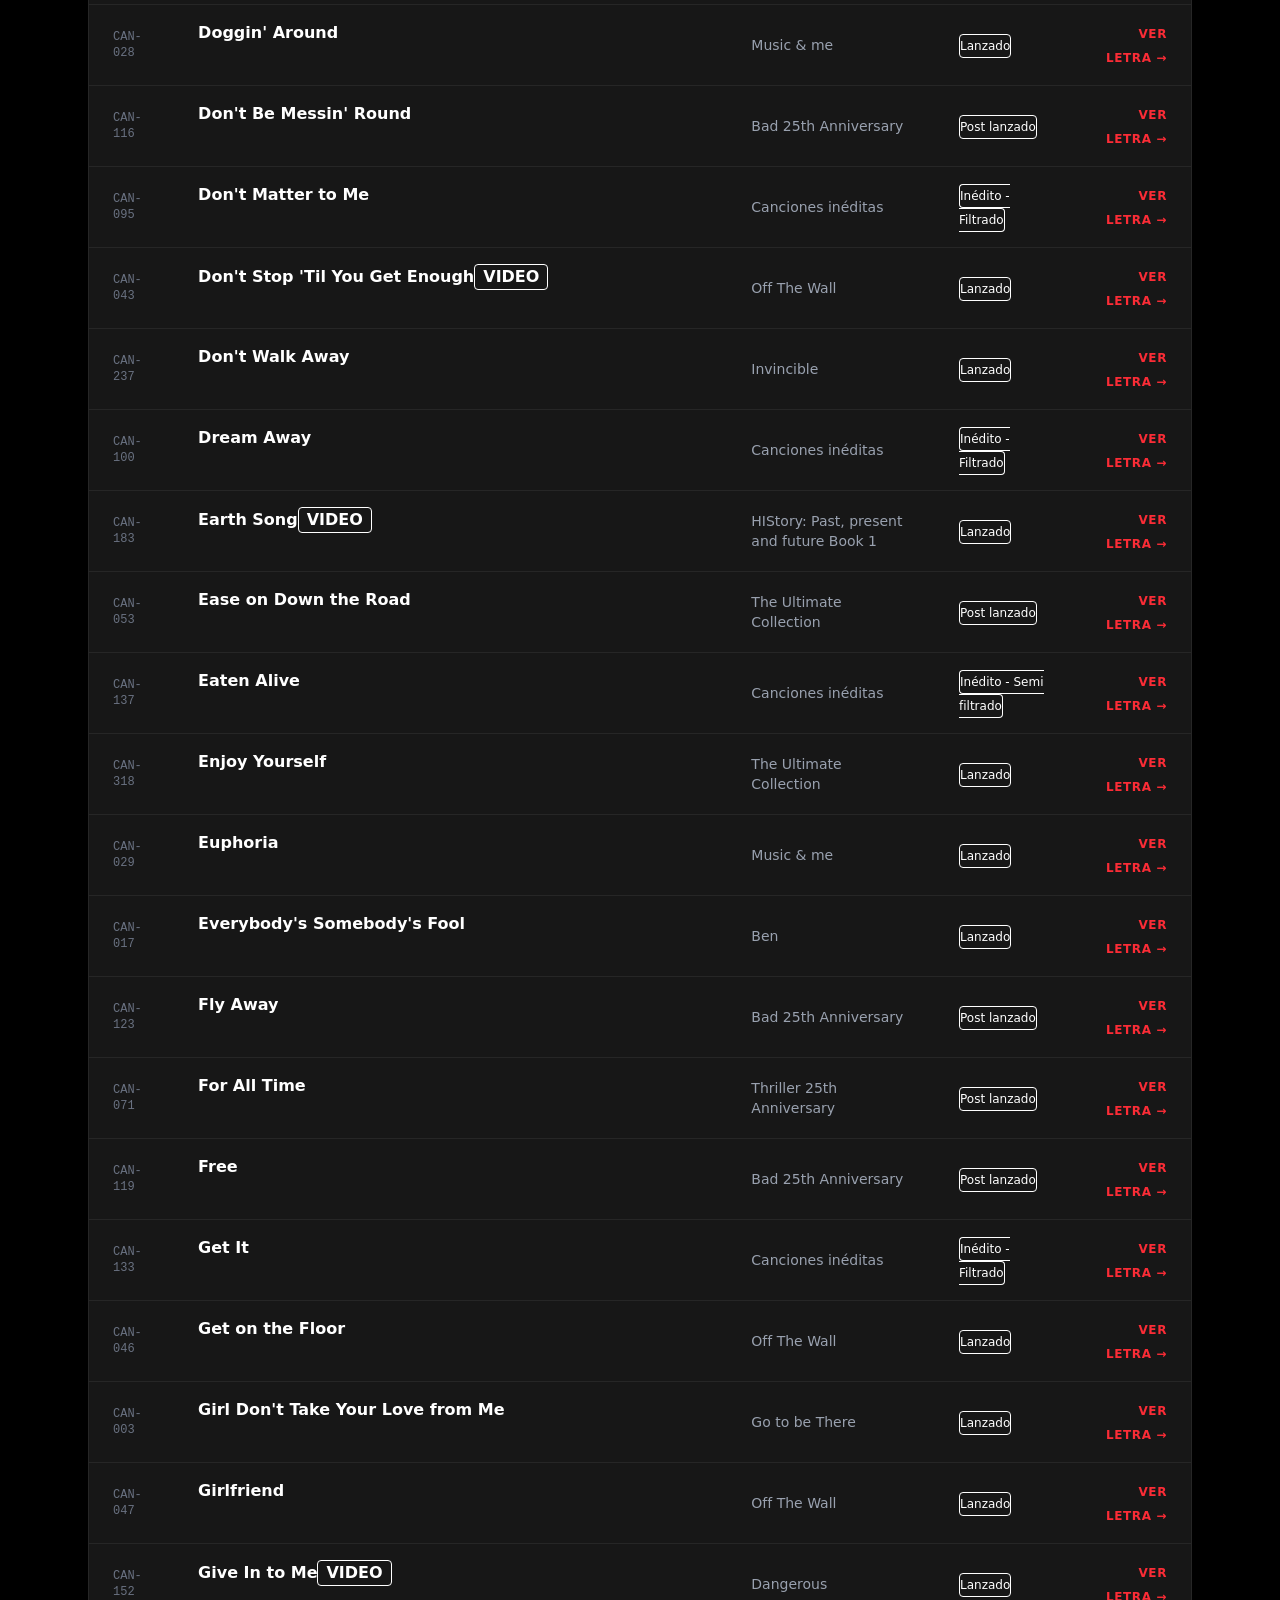
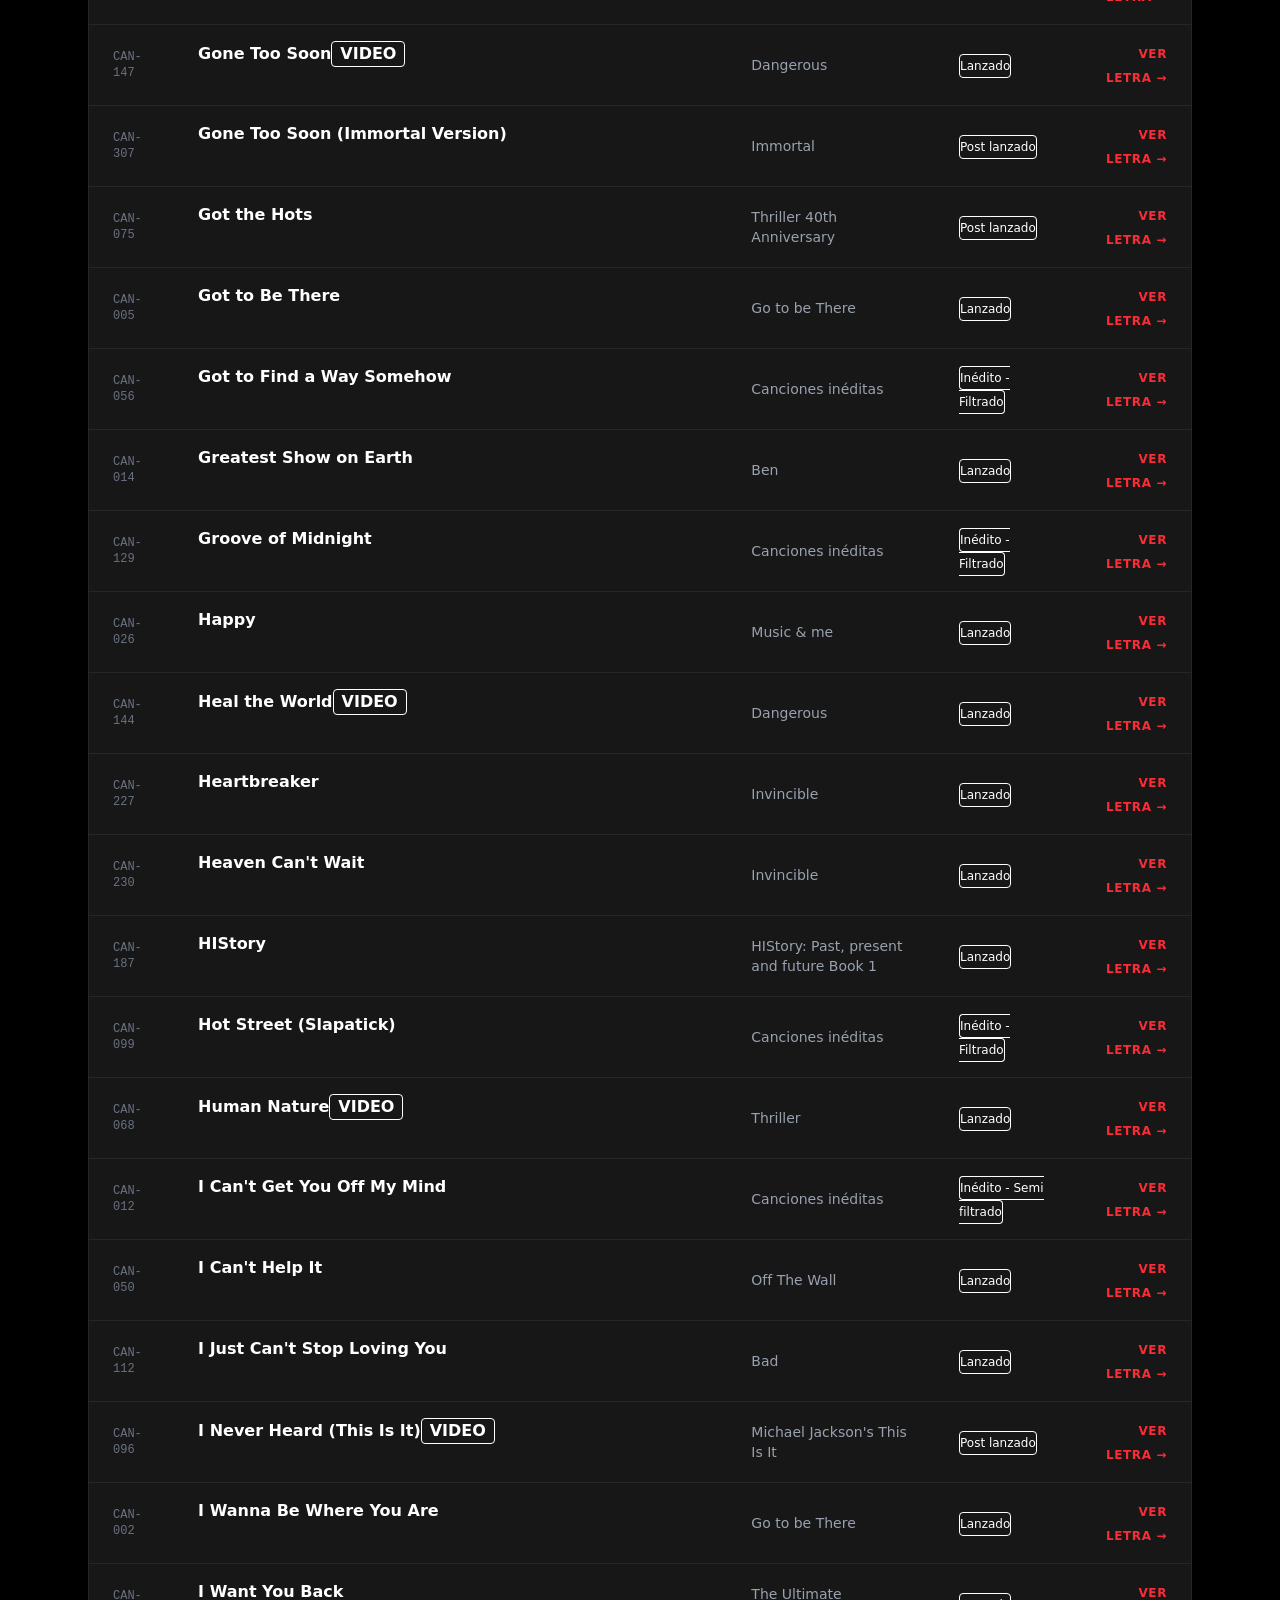
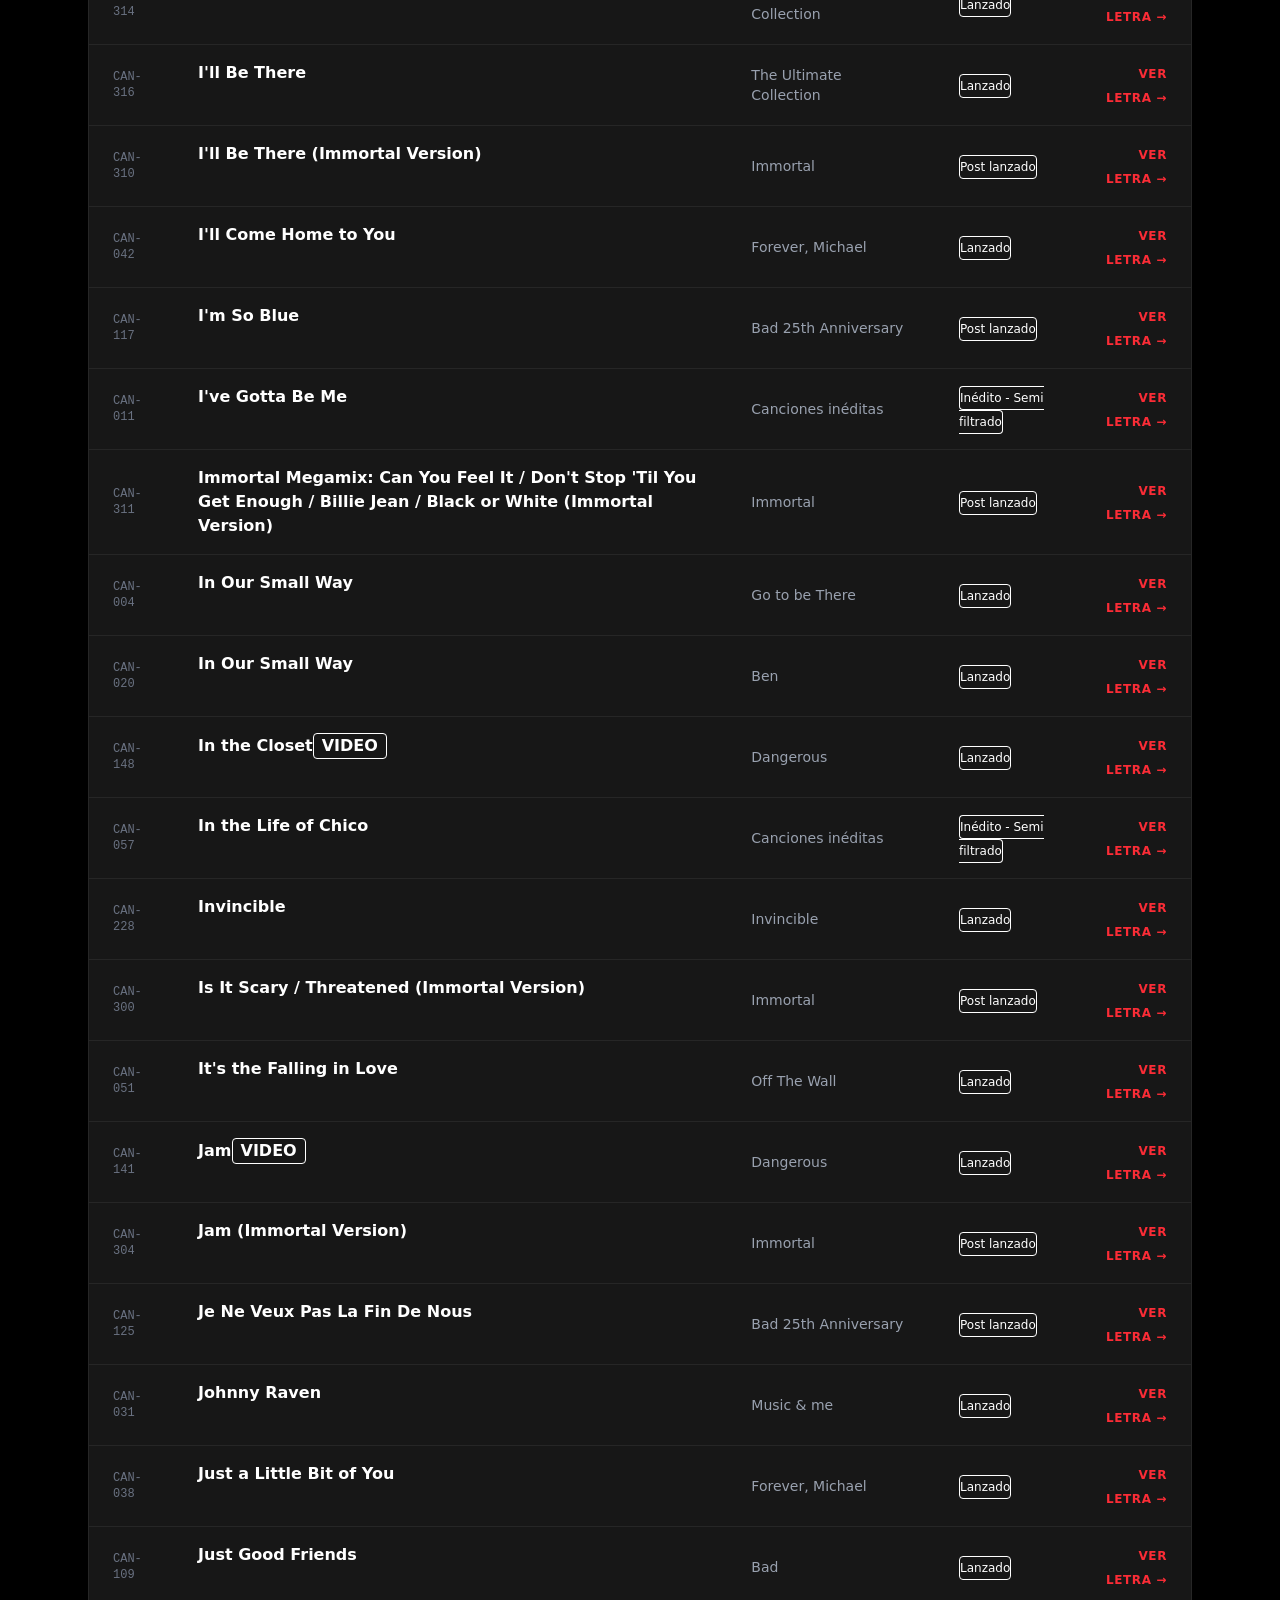
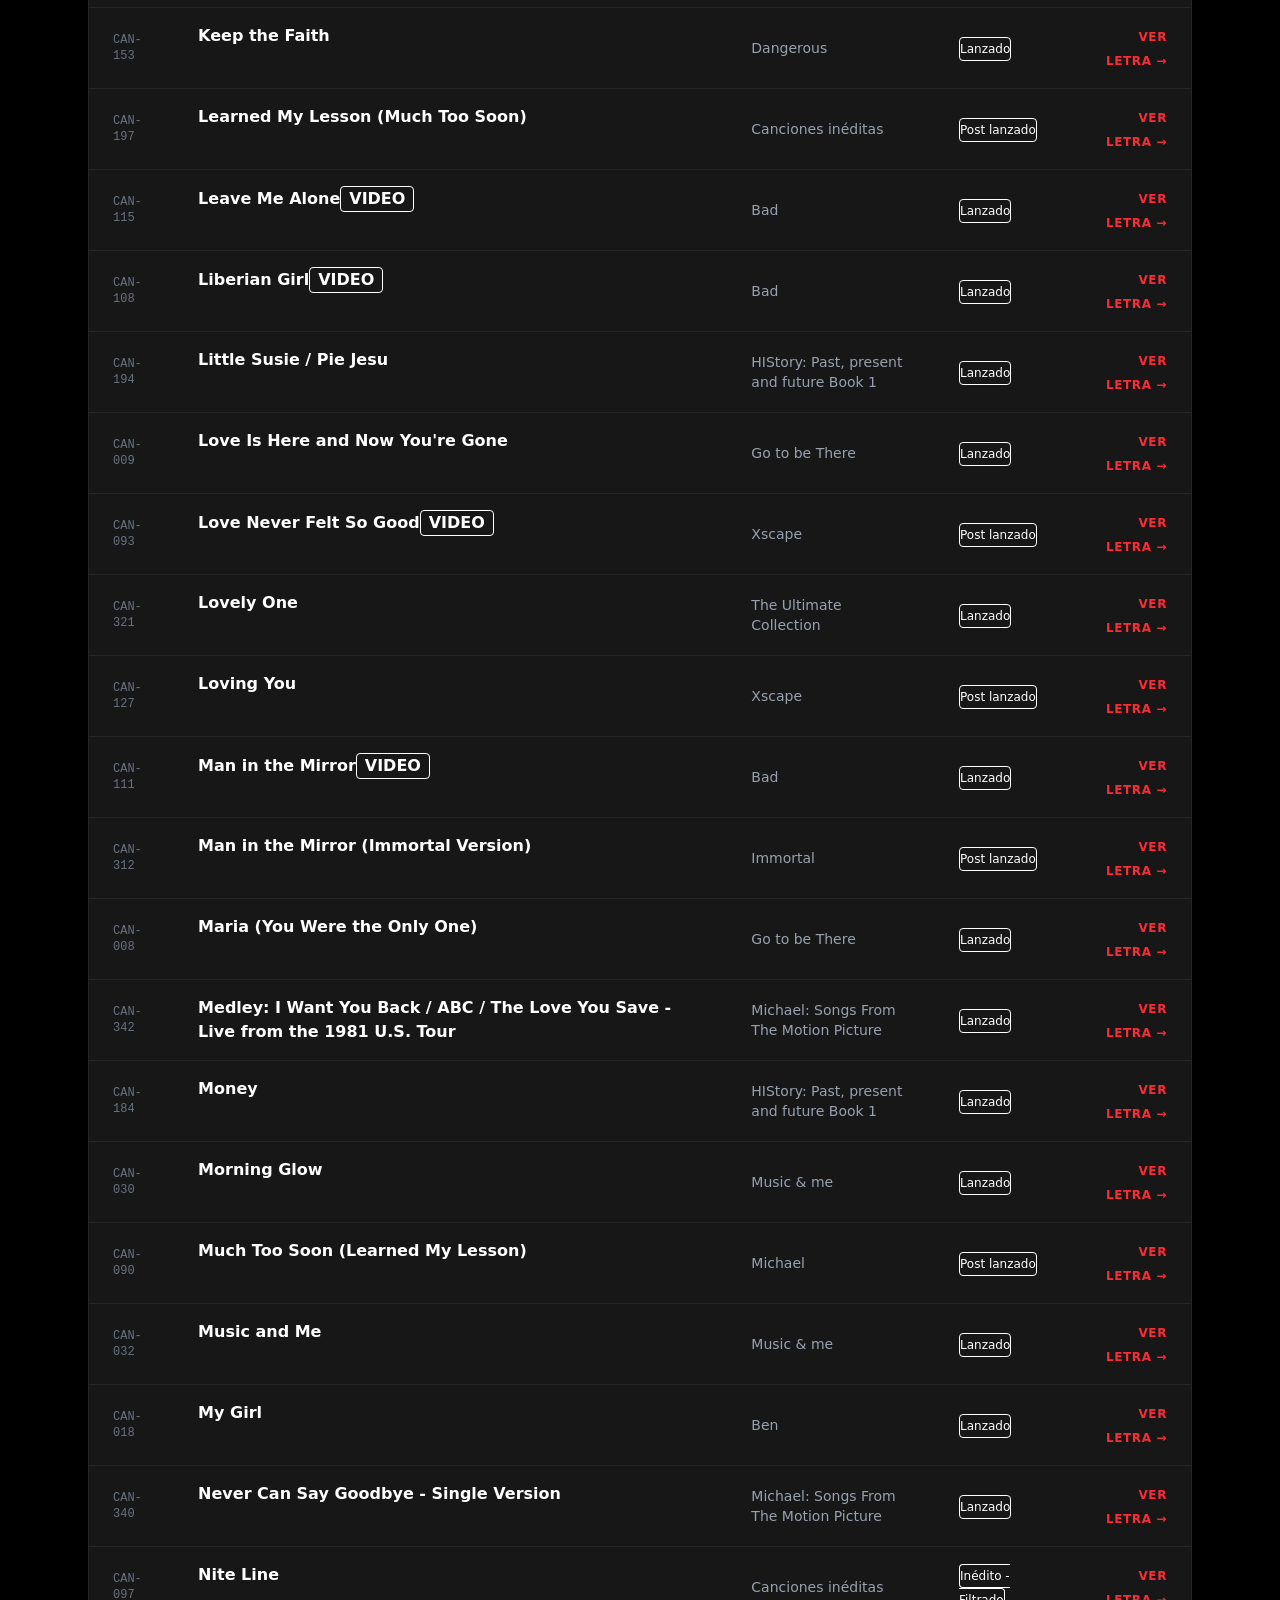
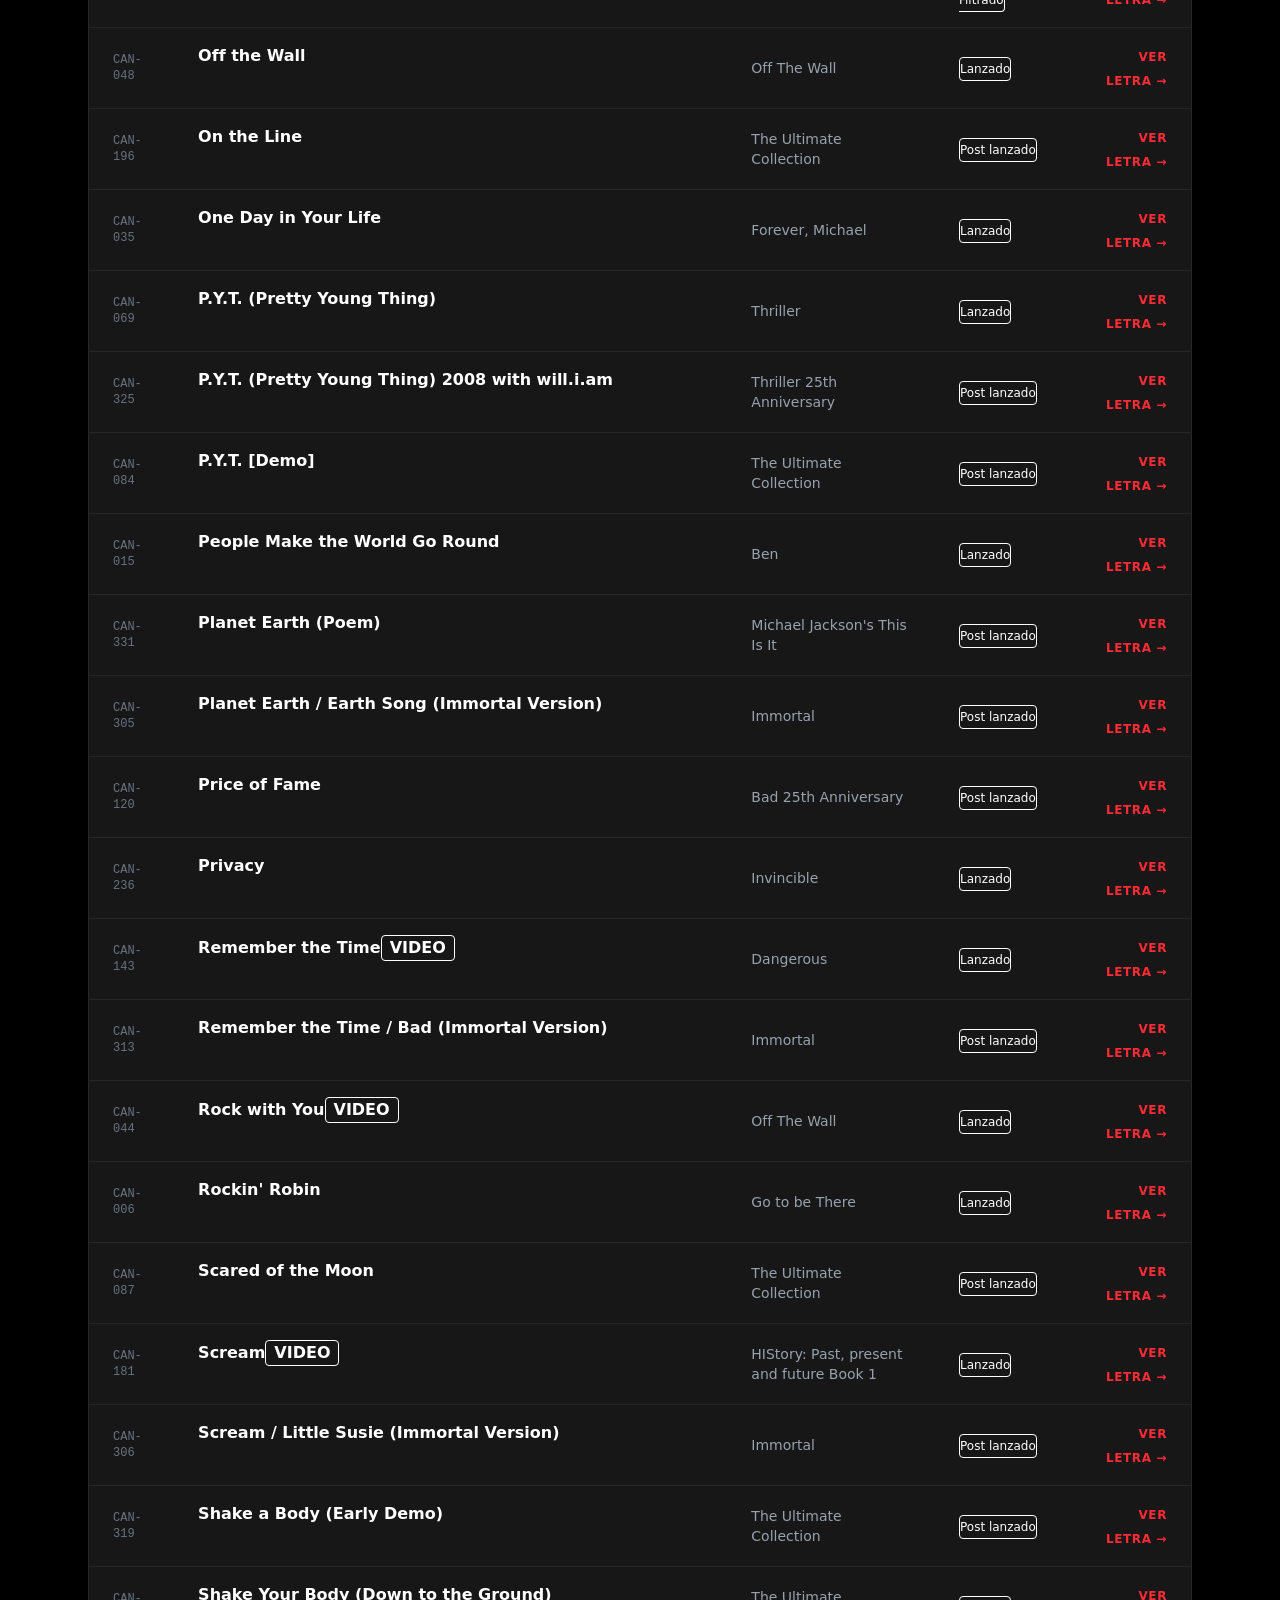
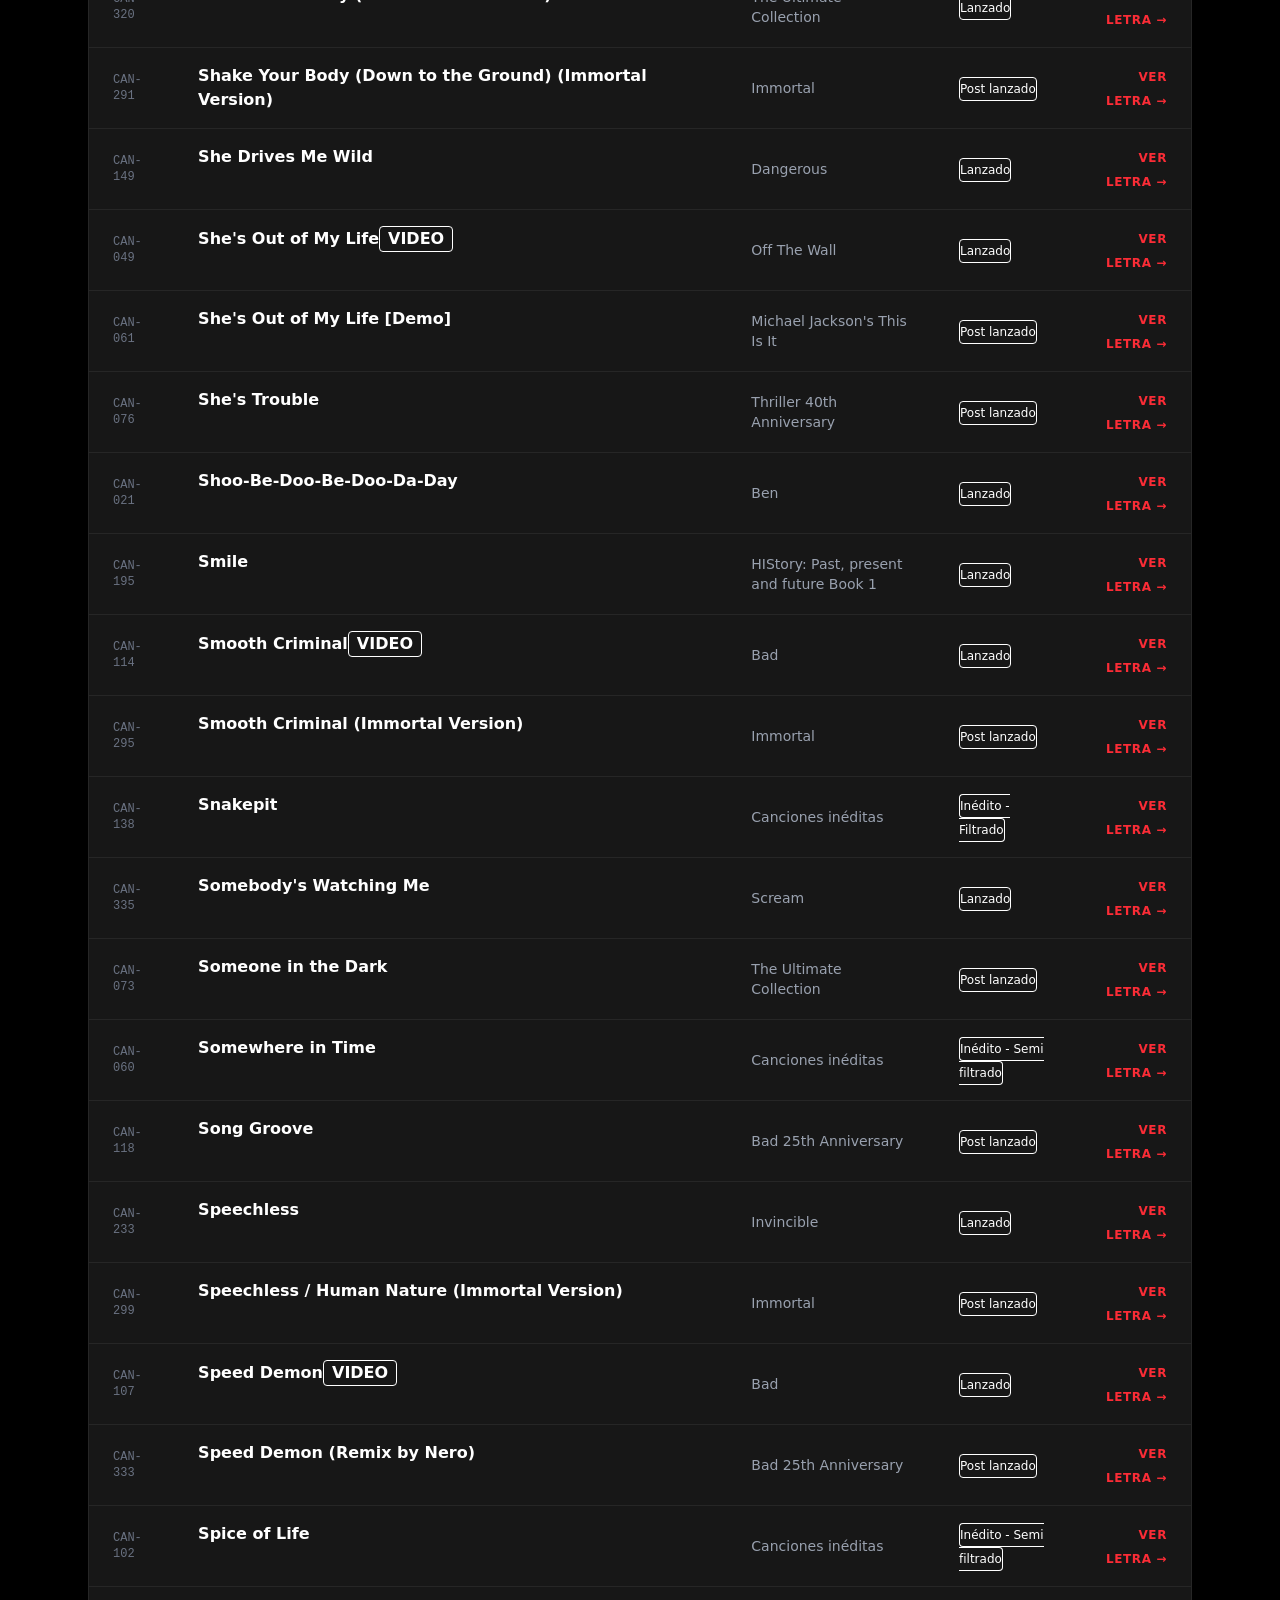
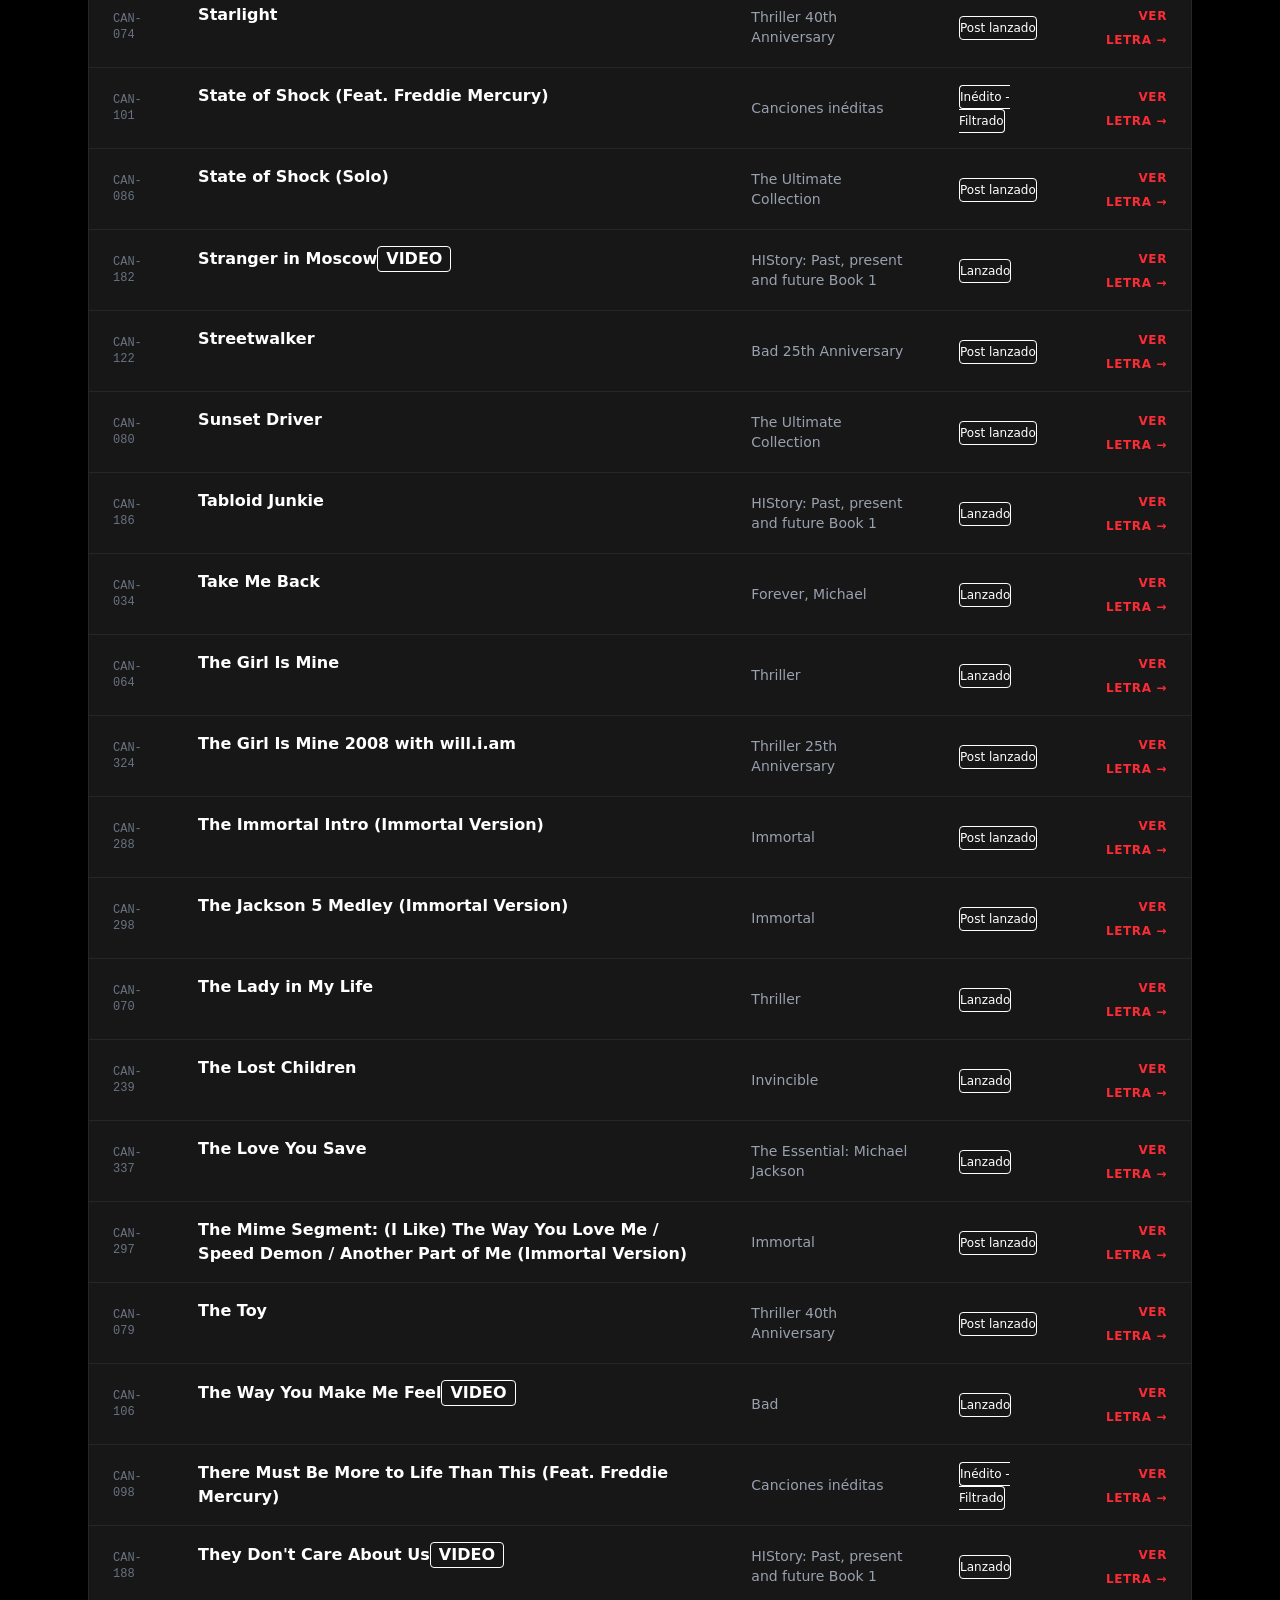
<file: canciones.html>
<!DOCTYPE html>
<html lang="es">

<head>
    <meta charset="UTF-8">
    <meta name="viewport" content="width=device-width, initial-scale=1.0">
    <title>Catálogo de Canciones | MJ</title>
    <link href="assets/css/style.css" rel="stylesheet">
    <link rel="icon" type="image/png" href="assets/img/MJ_FI.png">
</head>

<body class="bg-black text-white font-sans antialiased min-h-screen">

    <!-- Navegación principal -->
    <nav class="border-b border-neutral-800 bg-neutral-950 px-6 py-4 sticky top-0 z-50">
        <div class="max-w-6xl mx-auto flex justify-between items-center">
            <h1 class="text-2xl font-bold tracking-widest text-red-600 uppercase">
                <a href="index.html">Michael Jackson | <span class="text-white">Archivo musical</span></a>
            </h1>
            <ul class="flex space-x-6 text-sm font-medium text-gray-400">
                <li><a href="index.html" class="hover:text-yellow-600 transition-colors">Inicio</a></li>
                <li><a href="eras.html" class="hover:text-yellow-600 transition-colors">Eras de Grabación</a></li>
                <li><a href="albumes.html" class="hover:text-yellow-600 transition-colors">Álbumes</a></li>
                <li><a href="canciones.html" class="text-white border-b border-red-600">Canciones</a></li>
                <li><a href="videos_lista.html" class="hover:text-yellow-600 transition-colors">Videos</a></li>
            </ul>
        </div>
    </nav>

    <!-- Contenido Principal -->
    <main class="max-w-6xl mx-auto py-12 px-6">
        <div
            class="flex flex-col md:flex-row md:items-center justify-between mb-8 gap-4 border-b border-neutral-800 pb-6">
            <div>
                <h2 class="text-4xl font-extrabold text-white">Repertorio Musical</h2>
                <p class="text-gray-400 text-sm mt-1">Explora las canciones registradas en el archivo solista e inédito.
                </p>
            </div>

            <!-- Buscador y filtro -->
            <div class="flex flex-col sm:flex-row gap-3">
                <input id="input-busqueda" type="text" placeholder="Buscar canción o álbum..."
                    class="bg-neutral-900 border border-neutral-800 text-sm rounded px-4 py-2 text-white focus:outline-none focus:border-red-600 w-full sm:w-64">

                <select id="select-era"
                    class="bg-neutral-900 border border-neutral-800 text-sm rounded px-3 py-2 text-gray-300 focus:outline-none focus:border-red-600">
                    <option value="">Todas las Eras</option>
                    <option value="ERA_00">The Jacksons & Motown</option>
                    <option value="ERA_05">Off the Wall</option>
                    <option value="ERA_06">Thriller</option>
                    <option value="ERA_07">Bad</option>
                    <option value="ERA_08">Dangerous</option>
                    <option value="ERA_09">HIStory</option>
                    <option value="ERA_10">Invincible</option>
                    <option value="ERA_12">Archivos Póstumos</option>
                </select>
            </div>
        </div>

        <!-- Tabla de Canciones -->
        <div class="bg-neutral-900 rounded-xl overflow-hidden border border-neutral-800">
            <table class="w-full text-left">
                <thead class="bg-neutral-800 text-xs uppercase text-gray-400 tracking-wider">
                    <tr>
                        <th class="px-6 py-4">ID</th>
                        <th class="px-6 py-4">Título</th>
                        <th class="px-6 py-4">Álbum</th>
                        <th class="px-6 py-4">Estatus</th>
                        <th class="px-6 py-4 text-right">Acción</th>
                    </tr>
                </thead>
                <tbody id="tabla-canciones" class="divide-y divide-neutral-800"></tbody>
            </table>
        </div>

        <p id="contador-canciones" class="mt-6 text-xs text-neutral-500"></p>
    </main>

    <footer class="mt-20 border-t border-neutral-800 py-10 text-center text-neutral-600 text-sm">
        <p>&copy; 2026 Michael Jackson Archivo - Para fines educativos</p>
    </footer>

    <!-- Scripts JS Client-side -->
  <script src="data.js"></script>
  <script src="handlers.js"></script>
    <script>
        document.addEventListener('DOMContentLoaded', () => {
            const inputBusqueda = document.getElementById('input-busqueda');
            const selectEra = document.getElementById('select-era');
            const tabla = document.getElementById('tabla-canciones');
            const contador = document.getElementById('contador-canciones');

            // Cargar eras dinámicamente en el select
            const erasSelect = document.getElementById('select-era');
            obtenerEras().forEach(era => {
                const opt = document.createElement('option');
                opt.value = era.IDEra;
                opt.textContent = era.NombreEra;
                erasSelect.appendChild(opt);
            });

            function renderizarTabla() {
                const canciones = obtenerListaCanciones(inputBusqueda.value, selectEra.value);

                if (!canciones || canciones.length === 0) {
                    tabla.innerHTML = `
            <tr>
              <td colspan="5" class="px-6 py-8 text-center text-neutral-500 font-medium">
                No se encontraron canciones que coincidan con la búsqueda.
              </td>
            </tr>`;
                    contador.textContent = 'Mostrando 0 canciones.';
                    return;
                }

                tabla.innerHTML = canciones.map(c => `
          <tr class="hover:bg-neutral-800/50 transition-colors">
            <td class="px-6 py-4 text-gray-500 font-mono text-xs">${c.IDCancion}</td>
            <td class="px-6 py-4 font-bold text-white flex items-center gap-2">
              ${c.NombreCancion}
              ${c.TieneVideo ? '<span class="text-[10px] bg-red-900/40 text-red-400 px-2 py-0.5 rounded border border-red-800/40 uppercase">Video</span>' : ''}
            </td>
            <td class="px-6 py-4 text-sm text-gray-400">
              <a href="tracklist.html?id=${c.IDAlbum}" class="hover:text-yellow-500 transition-colors">
                ${c.NombreAlbum}
              </a>
            </td>
            <td class="px-6 py-4">
              <span class="px-2.5 py-1 text-xs rounded border ${c.Estatus === 'Lanzada'
                        ? 'bg-neutral-800 text-neutral-300 border-neutral-700'
                        : 'bg-yellow-950/40 text-yellow-500 border-yellow-800/50'
                    }">
                ${c.Estatus}
              </span>
            </td>
            <td class="px-6 py-4 text-right">
              <a href="cancion_detalle.html?id=${c.IDCancion}" class="text-xs font-bold uppercase tracking-wider text-red-500 hover:text-white transition-colors">
                Ver Letra →
              </a>
            </td>
          </tr>
        `).join('');

                contador.textContent = `Mostrando ${canciones.length} canciones encontradas.`;
            }

            // Event listeners para filtrado dinámico
            inputBusqueda.addEventListener('input', renderizarTabla);
            selectEra.addEventListener('change', renderizarTabla);

            // Carga inicial
            renderizarTabla();
        });
    </script>
</body>

</html>
</file>
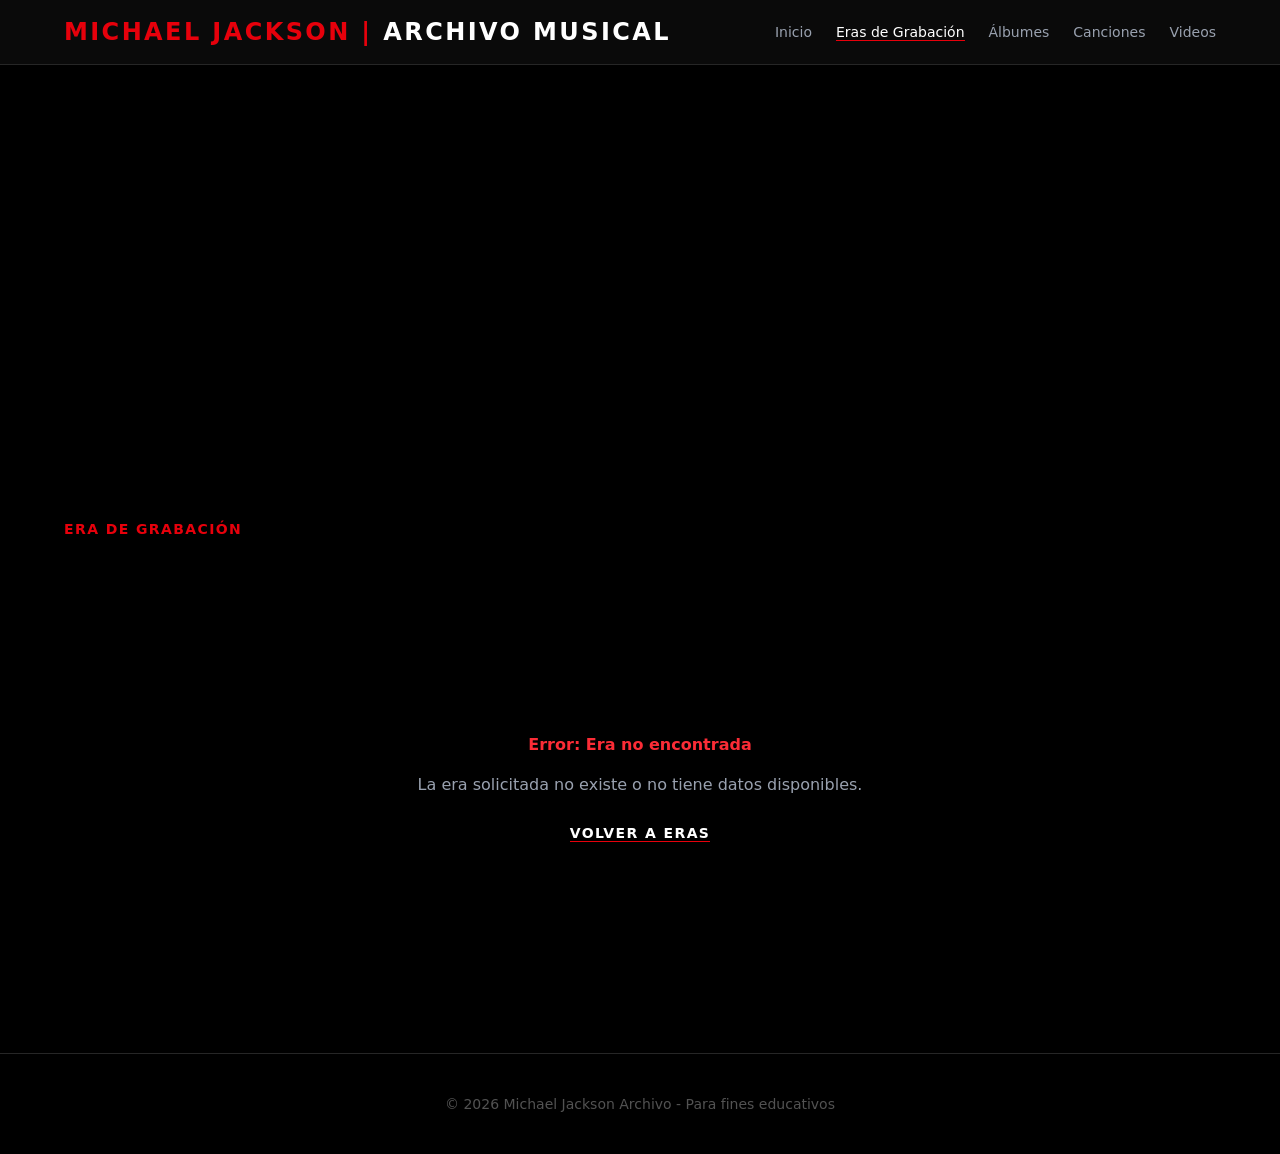
<file: era_detalle.html>
<!DOCTYPE html>
<html lang="es">

<head>
  <meta charset="UTF-8">
  <meta name="viewport" content="width=device-width, initial-scale=1.0">
  <title id="page-title">Detalle de Era | MJ</title>
  <link href="/assets/css/style.css" rel="stylesheet">
  <link rel="icon" type="image/png" href="assets/img/MJ_FI.png">
  <style id="dynamic-style">
    /* Estilo para el fondo dinámico basado en la Era */
    .hero-era {
      background-size: contain;
      background-position: center;
      background-repeat: no-repeat;
    }
  </style>
</head>

<body class="bg-black text-white font-sans antialiased min-h-screen">

  <!-- Navegación principal -->
  <nav class="border-b border-neutral-800 bg-neutral-950 px-6 py-4 sticky top-0 z-50">
    <div class="max-w-6xl mx-auto flex justify-between items-center">
      <h1 class="text-2xl font-bold tracking-widest text-red-600 uppercase">
        <a href="index.html">Michael Jackson | <span class="text-white">Archivo musical</span></a>
      </h1>
      <ul class="flex space-x-6 text-sm font-medium text-gray-400">
        <li><a href="index.html" class="hover:text-yellow-600 transition-colors">Inicio</a></li>
        <li><a href="eras.html" class="text-white border-b border-red-600">Eras de Grabación</a></li>
        <li><a href="albumes.html" class="hover:text-yellow-600 transition-colors">Álbumes</a></li>
        <li><a href="canciones.html" class="hover:text-yellow-600 transition-colors">Canciones</a></li>
        <li><a href="videos_lista.html" class="hover:text-yellow-600 transition-colors">Videos</a></li>
      </ul>
    </div>
  </nav>

  <!-- Encabezado Hero Dinámico de la Era -->
  <header id="hero-header" class="hero-era h-[60vh] flex items-end pb-12 px-6">
    <div class="max-w-6xl mx-auto w-full">
      <span class="text-red-600 font-bold tracking-widest uppercase text-sm">Era de Grabación</span>
      <h1 id="nombre-era" class="text-5xl md:text-6xl font-black italic uppercase mt-2"></h1>
      <p id="info-era" class="max-w-2xl text-gray-300 mt-4 text-lg leading-relaxed"></p>
    </div>
  </header>

  <!-- Sección de Canciones de la Era -->
  <section class="max-w-6xl mx-auto py-12 px-6">
    <h2 class="text-2xl font-bold mb-6 flex items-center">
      <span class="w-8 h-[2px] bg-red-600 mr-4"></span>
      Canciones pertenecientes a esta era
    </h2>

    <div class="bg-neutral-900 rounded-xl overflow-hidden border border-neutral-800">
      <table class="w-full text-left">
        <thead class="bg-neutral-800 text-xs uppercase text-gray-500 tracking-wider">
          <tr>
            <th class="px-6 py-4">ID</th>
            <th class="px-6 py-4">Título</th>
            <th class="px-6 py-4">Estatus</th>
            <th class="px-6 py-4 text-right">Acción</th>
          </tr>
        </thead>
        <tbody id="tabla-canciones" class="divide-y divide-neutral-800"></tbody>
      </table>
    </div>
  </section>

  <footer class="mt-20 border-t border-neutral-800 py-10 text-center text-neutral-600 text-sm">
    <p>&copy; 2026 Michael Jackson Archivo - Para fines educativos</p>
  </footer>

  <!-- Scripts estáticos para renderizado en el cliente -->
  <script src="data.js"></script>
  <script src="handlers.js"></script>
  <script>
    document.addEventListener('DOMContentLoaded', () => {
      // 1. Obtener el ID de la Era desde la URL (ej. era_detalle.html?id=ERA_00)
      const urlParams = new URLSearchParams(window.location.search);
      const idEra = urlParams.get('id');

      const detalle = obtenerEraDetalle(idEra);

      if (!detalle) {
        document.querySelector('main, section').innerHTML = `
          <div class="max-w-6xl mx-auto py-20 px-6 text-center">
            <h1 class="text-3xl font-bold text-red-500 mb-4">Error: Era no encontrada</h1>
            <p class="text-gray-400 mb-6">La era solicitada no existe o no tiene datos disponibles.</p>
            <a href="eras.html" class="text-sm font-bold uppercase tracking-widest text-white border-b border-red-600">Volver a Eras</a>
          </div>`;
        return;
      }

      // 2. Insertar información de la Era
      document.getElementById('page-title').textContent = `${detalle.Era.NombreEra} | MJ`;
      document.getElementById('nombre-era').textContent = detalle.Era.NombreEra;
      document.getElementById('info-era').textContent = detalle.Era.InfoEra;

      // 3. Generar el fondo dinámico para la clase .hero-era
      const dynamicStyle = document.getElementById('dynamic-style');
      dynamicStyle.innerHTML += `
        .hero-era {
          background-image: linear-gradient(to bottom, rgba(0,0,0,0.3), rgba(0,0,0,0.95)), url('/assets/img/${detalle.Era.IDEra}.jpg');
        }
      `;

      // 4. Renderizar las canciones pertenecientes a esta Era
      const tbody = document.getElementById('tabla-canciones');
      if (!detalle.Canciones || detalle.Canciones.length === 0) {
        tbody.innerHTML = `
          <tr>
            <td colspan="4" class="px-6 py-6 text-center text-neutral-500 font-medium">
              No hay canciones registradas pertenecientes a esta era.
            </td>
          </tr>`;
      } else {
        tbody.innerHTML = detalle.Canciones.map(cancion => `
          <tr class="hover:bg-neutral-800/50 transition-colors">
            <td class="px-6 py-4 text-gray-500 font-mono">${cancion.IDCancion}</td>
            <td class="px-6 py-4 font-medium">${cancion.NombreCancion}</td>
            <td class="px-6 py-4">
              <span class="px-2 py-1 bg-red-900/30 text-red-500 text-xs rounded border border-red-800/50">
                ${cancion.IDStatus}
              </span>
            </td>
            <td class="px-6 py-4 text-right">
              <a href="cancion_detalle.html?id=${cancion.IDCancion}" class="text-red-500 hover:text-red-400 text-sm font-bold uppercase">
                Ver Letra
              </a>
            </td>
          </tr>
        `).join('');
      }
    });
  </script>
</body>

</html>
</file>
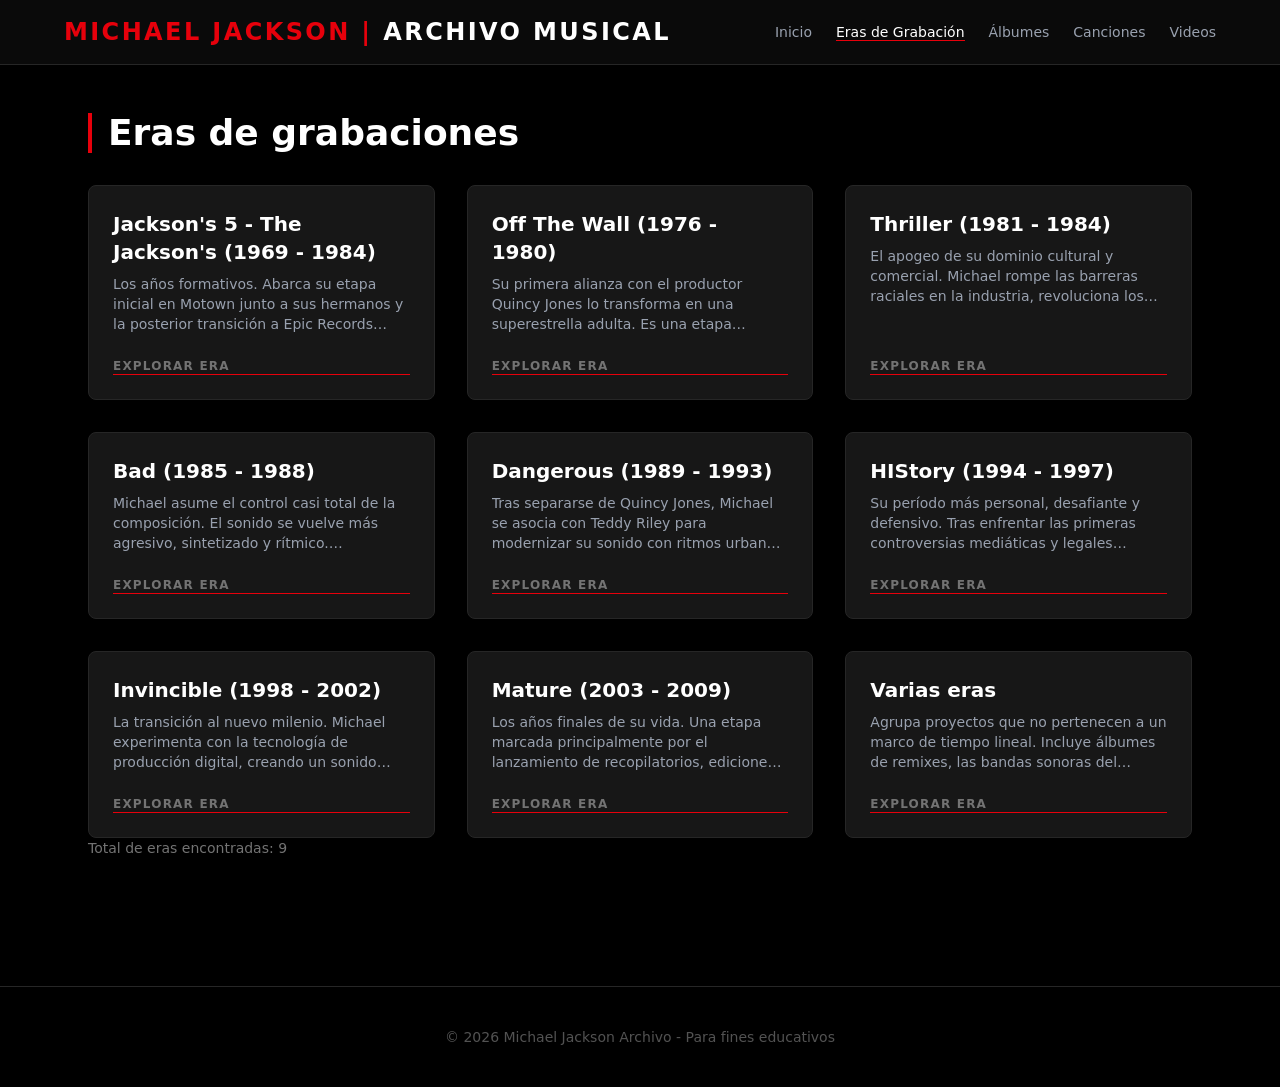
<file: eras.html>
<!DOCTYPE html>
<html lang="es">
<head>
  <meta charset="UTF-8">
  <meta name="viewport" content="width=device-width, initial-scale=1.0">
  <title>Eras de Grabación | MJ</title>
  <link href="/assets/css/style.css" rel="stylesheet">
  <link rel="icon" type="image/png" href="assets/img/MJ_FI.png"> 
</head>
<body class="bg-black text-white font-sans antialiased min-h-screen">
  
  <!-- Navegación principal -->
  <nav class="border-b border-neutral-800 bg-neutral-950 px-6 py-4 sticky top-0 z-50">
    <div class="max-w-6xl mx-auto flex justify-between items-center">
      <h1 class="text-2xl font-bold tracking-widest text-red-600 uppercase">
        <a href="index.html">Michael Jackson | <span class="text-white">Archivo musical</span></a>
      </h1>
      <ul class="flex space-x-6 text-sm font-medium text-gray-400">
        <li><a href="index.html" class="hover:text-yellow-600 transition-colors">Inicio</a></li>
        <li><a href="eras.html" class="text-white border-b border-red-600">Eras de Grabación</a></li>
        <li><a href="albumes.html" class="hover:text-yellow-600 transition-colors">Álbumes</a></li>
        <li><a href="canciones.html" class="hover:text-yellow-600 transition-colors">Canciones</a></li>
        <li><a href="videos_lista.html" class="hover:text-yellow-600 transition-colors">Videos</a></li>
      </ul>
    </div>
  </nav>
  
  <!-- Contenido principal -->
  <main class="max-w-6xl mx-auto py-12 px-6">
    <h2 class="text-4xl font-bold mb-8 border-l-4 border-red-600 pl-4">Eras de grabaciones</h2>
    
    <!-- Cuadrícula dinámica de Eras -->
    <div id="grid-eras" class="grid grid-cols-1 md:grid-cols-3 gap-8"></div>
    
    <p id="total-eras" class="mt-8 text-sm text-neutral-500"></p>
  </main>

  <footer class="mt-20 border-t border-neutral-800 py-10 text-center text-neutral-600 text-sm">
    <p>&copy; 2026 Michael Jackson Archivo - Para fines educativos</p>
  </footer>

  <!-- Scripts estáticos para renderizado en el cliente -->
  <script src="data.js"></script>
  <script src="handlers.js"></script>
  <script>
    document.addEventListener('DOMContentLoaded', () => {
      const eras = obtenerEras();
      const contenedor = document.getElementById('grid-eras');
      const contador = document.getElementById('total-eras');

      if (!eras || eras.length === 0) {
        contenedor.innerHTML = '<p class="text-gray-400">No se encontraron eras de grabación registradas.</p>';
        return;
      }

      contenedor.innerHTML = eras.map(era => `
        <div class="bg-neutral-900 border border-neutral-800 rounded-lg overflow-hidden hover:border-red-600 transition-all group">
          <div class="p-6 flex flex-col h-full">
            <h3 class="text-xl font-bold mb-2 group-hover:text-red-500">${era.NombreEra}</h3>
            <p class="text-gray-400 text-sm mb-6 line-clamp-3">${era.InfoEra}</p>
            <a href="era_detalle.html?id=${era.IDEra}" class="mt-auto text-xs font-bold text-neutral-500 uppercase tracking-widest group-hover:text-white transition-colors border-b border-red-600 inline-block w-max">
              Explorar Era
            </a>
          </div>
        </div>
      `).join('');

      contador.textContent = `Total de eras encontradas: ${eras.length}`;
    });
  </script>
</body>
</html>
</file>
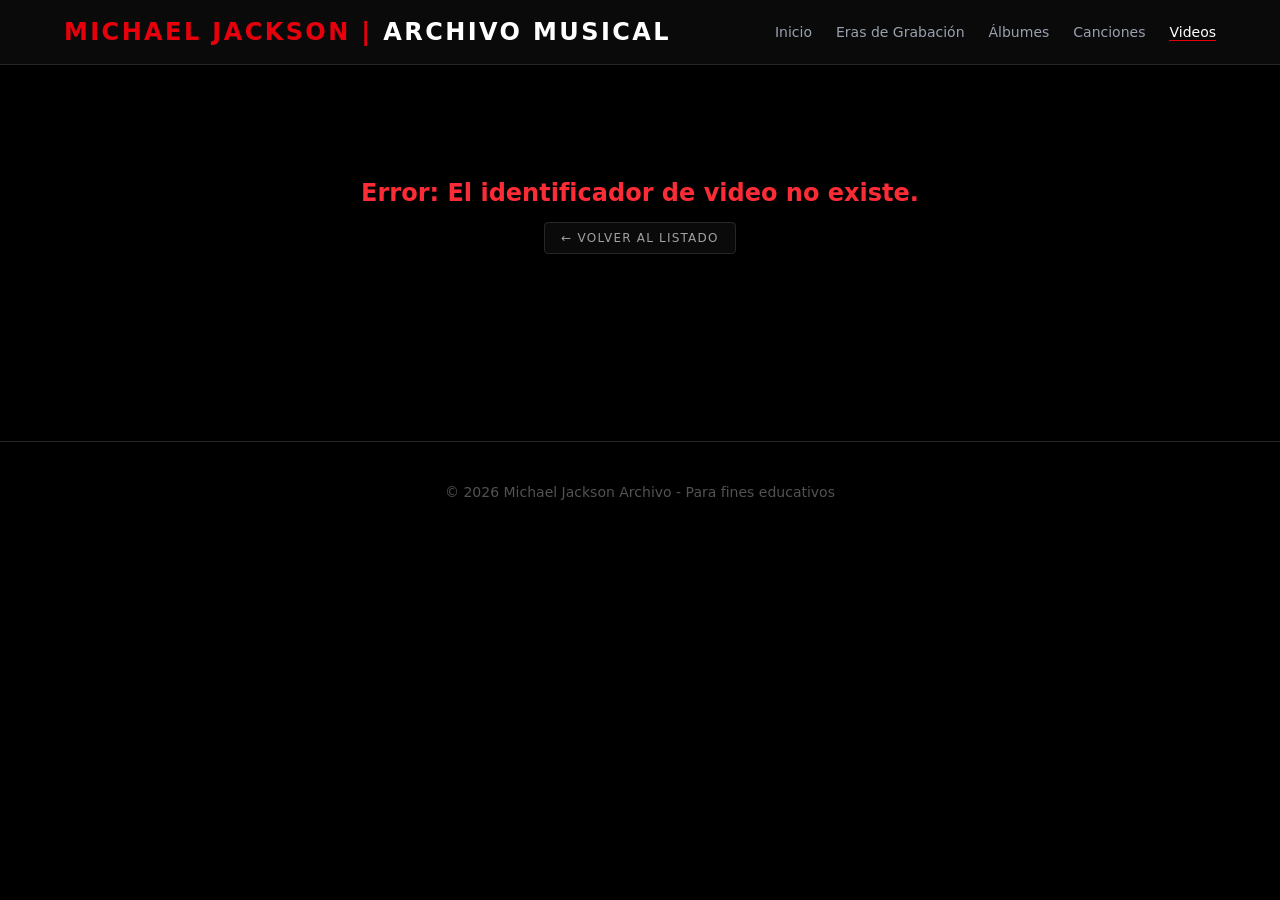
<file: video_detalle.html>
<!DOCTYPE html>
<html lang="es">
<head>
  <meta charset="UTF-8">
  <meta name="viewport" content="width=device-width, initial-scale=1.0">
  <title id="page-title">Reproductor de Video | MJ</title>
  <link href="assets/css/style.css" rel="stylesheet">
  <link rel="icon" type="image/png" href="assets/img/MJ_FI.png">
</head>
<body class="bg-black text-white font-sans antialiased min-h-screen">
  
  <!-- Navegación principal -->
  <nav class="border-b border-neutral-800 bg-neutral-950 px-6 py-4 sticky top-0 z-50">
    <div class="max-w-6xl mx-auto flex justify-between items-center">
      <h1 class="text-2xl font-bold tracking-widest text-red-600 uppercase">
        <a href="index.html">Michael Jackson | <span class="text-white">Archivo musical</span></a>
      </h1>
      <ul class="flex space-x-6 text-sm font-medium text-gray-400">
        <li><a href="index.html" class="hover:text-yellow-600 transition-colors">Inicio</a></li>
        <li><a href="eras.html" class="hover:text-yellow-600 transition-colors">Eras de Grabación</a></li>
        <li><a href="albumes.html" class="hover:text-yellow-600 transition-colors">Álbumes</a></li>
        <li><a href="canciones.html" class="hover:text-yellow-600 transition-colors">Canciones</a></li>
        <li><a href="videos_lista.html" class="text-white border-b border-red-600">Videos</a></li>
      </ul>
    </div>
  </nav>

  <!-- Contenido Principal -->
  <main id="main-content" class="max-w-4xl mx-auto px-6 py-8 flex flex-col items-center">
    <div class="w-full mb-6">
      <a href="videos_lista.html" class="text-xs uppercase tracking-widest text-neutral-400 hover:text-white border border-neutral-800 bg-neutral-950 px-4 py-2 rounded transition-colors inline-block">
        ← Volver al listado
      </a>
    </div>

    <!-- Contenedor del reproductor iframe de YouTube -->
    <div class="w-full aspect-video bg-black rounded border border-neutral-800 overflow-hidden shadow-2xl">
      <iframe id="iframe-video" class="w-full h-full min-h-[400px]"
        allow="accelerometer; autoplay; clipboard-write; encrypted-media; gyroscope; picture-in-picture" referrerpolicy="strict-origin-when-cross-origin"
        allowfullscreen>
      </iframe>
    </div>

    <!-- Bloque de detalles -->
    <div class="w-full bg-neutral-950 border border-neutral-800 rounded p-6 mt-6">
      <h2 id="titulo-cancion" class="text-2xl font-black tracking-wide text-white border-b border-neutral-800 pb-3 mb-4"></h2>
      
      <div class="grid grid-cols-1 md:grid-cols-2 gap-4">
        <div class="bg-black/40 p-4 rounded border border-neutral-900">
          <span class="block text-xs uppercase tracking-wider text-neutral-500 mb-1 font-semibold">Álbum Original</span>
          <strong id="nombre-album" class="text-base text-neutral-200 font-medium"></strong>
        </div>
        
        <div class="bg-black/40 p-4 rounded border border-neutral-900">
          <span class="block text-xs uppercase tracking-wider text-neutral-500 mb-1 font-semibold">Era Musical</span>
          <a id="link-era" href="#" class="text-base text-red-500 hover:underline font-medium block"></a>
        </div>
      </div>
    </div>
  </main>

  <footer class="mt-20 border-t border-neutral-800 py-10 text-center text-neutral-600 text-sm">
    <p>&copy; 2026 Michael Jackson Archivo - Para fines educativos</p>
  </footer>

  <!-- Scripts JS Client-side -->
  <script src="data.js"></script>
  <script src="handlers.js"></script>
  <script>
    document.addEventListener('DOMContentLoaded', () => {
      const urlParams = new URLSearchParams(window.location.search);
      const idCancion = urlParams.get('id');

      const detalle = obtenerDetalleVideo(idCancion);

      if (!detalle) {
        document.getElementById('main-content').innerHTML = `
          <div class="py-20 text-center">
            <h1 class="text-2xl font-bold text-red-500 mb-4">Error: El identificador de video no existe.</h1>
            <a href="videos_lista.html" class="text-xs uppercase tracking-widest text-neutral-400 hover:text-white border border-neutral-800 bg-neutral-950 px-4 py-2 rounded">
              ← Volver al listado
            </a>
          </div>`;
        return;
      }

      // Cargar iframe e información
      document.getElementById('page-title').textContent = `${detalle.Cancion.NombreCancion} (Video) | MJ`;
      document.getElementById('iframe-video').src = `https://www.youtube.com/embed/${detalle.Cancion.LinkYTVideo}?autoplay=1&rel=0`;
      document.getElementById('titulo-cancion').textContent = detalle.Cancion.NombreCancion;
      document.getElementById('nombre-album').textContent = detalle.Album.NombreAlbum;
      
      const linkEra = document.getElementById('link-era');
      linkEra.textContent = detalle.Era.NombreEra;
      linkEra.href = `era_detalle.html?id=${detalle.Era.IDEra}`;
    });
  </script>
</body>
</html>
</file>
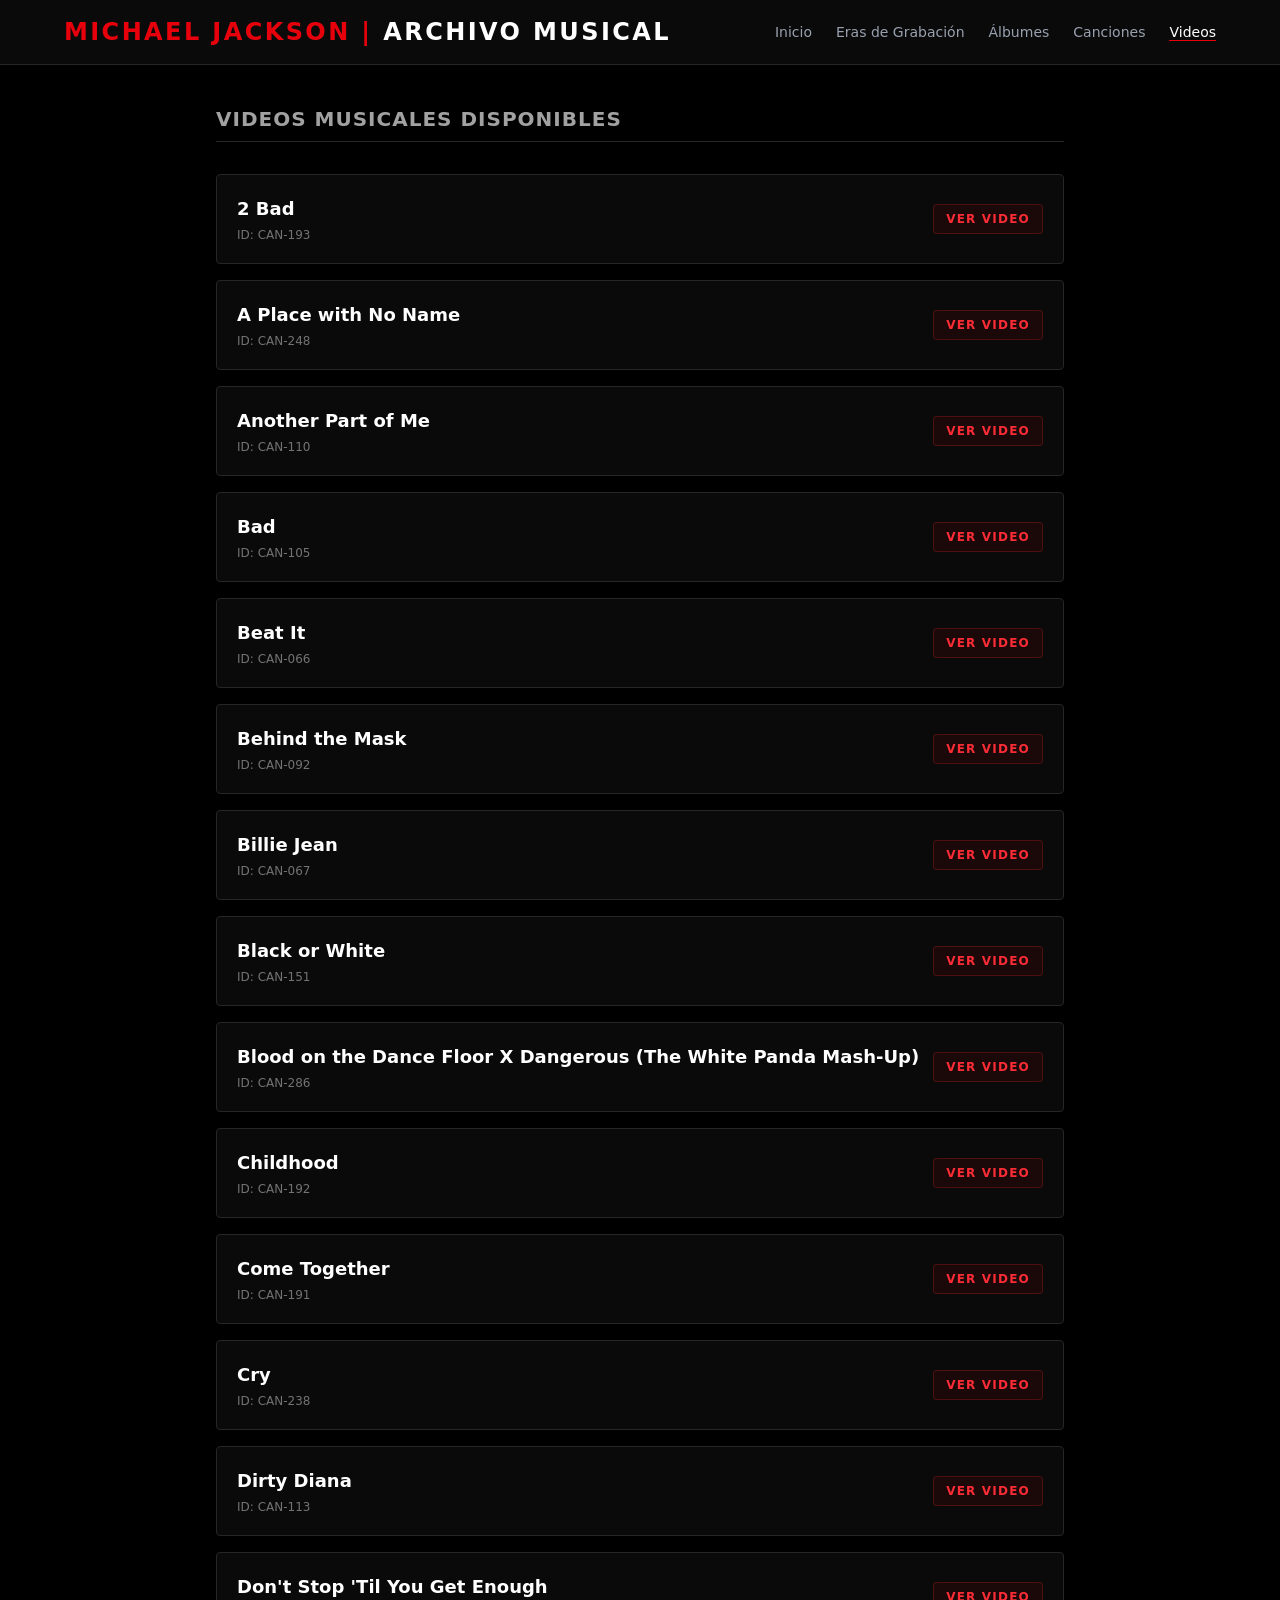
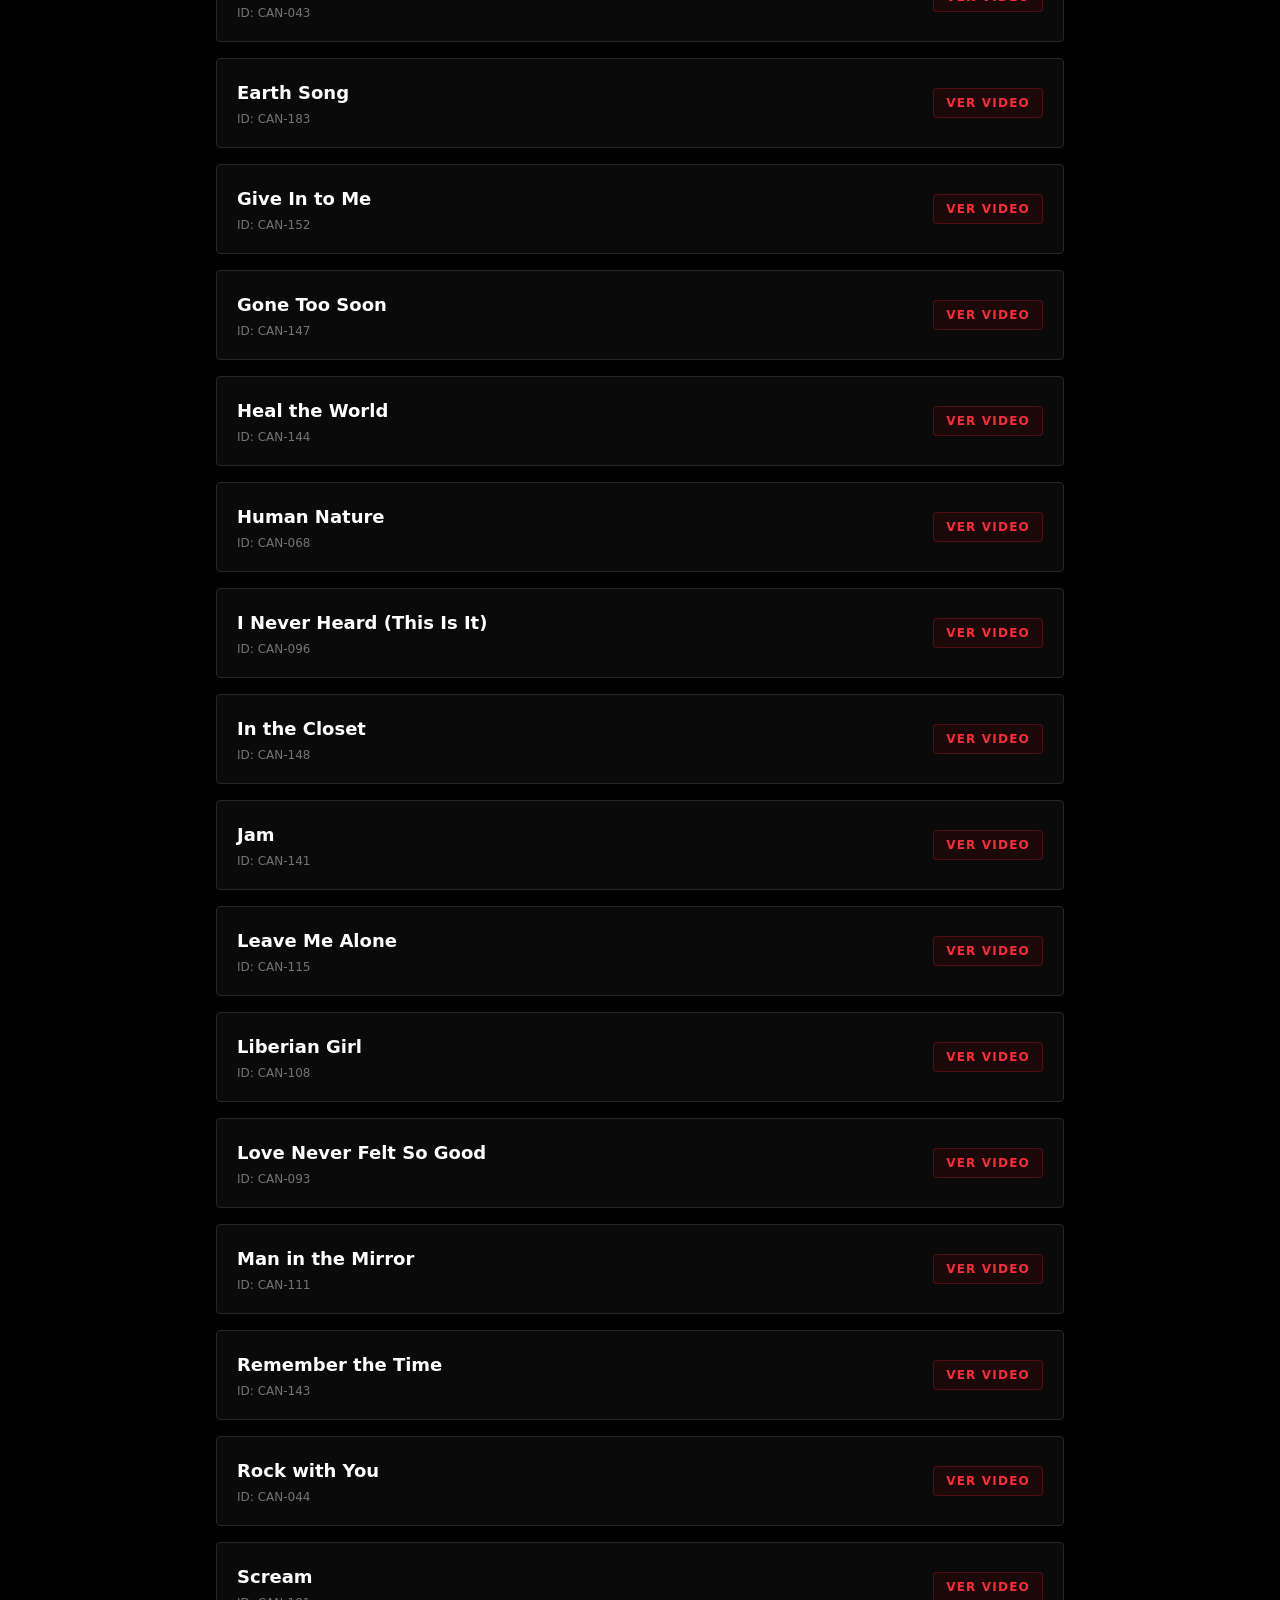
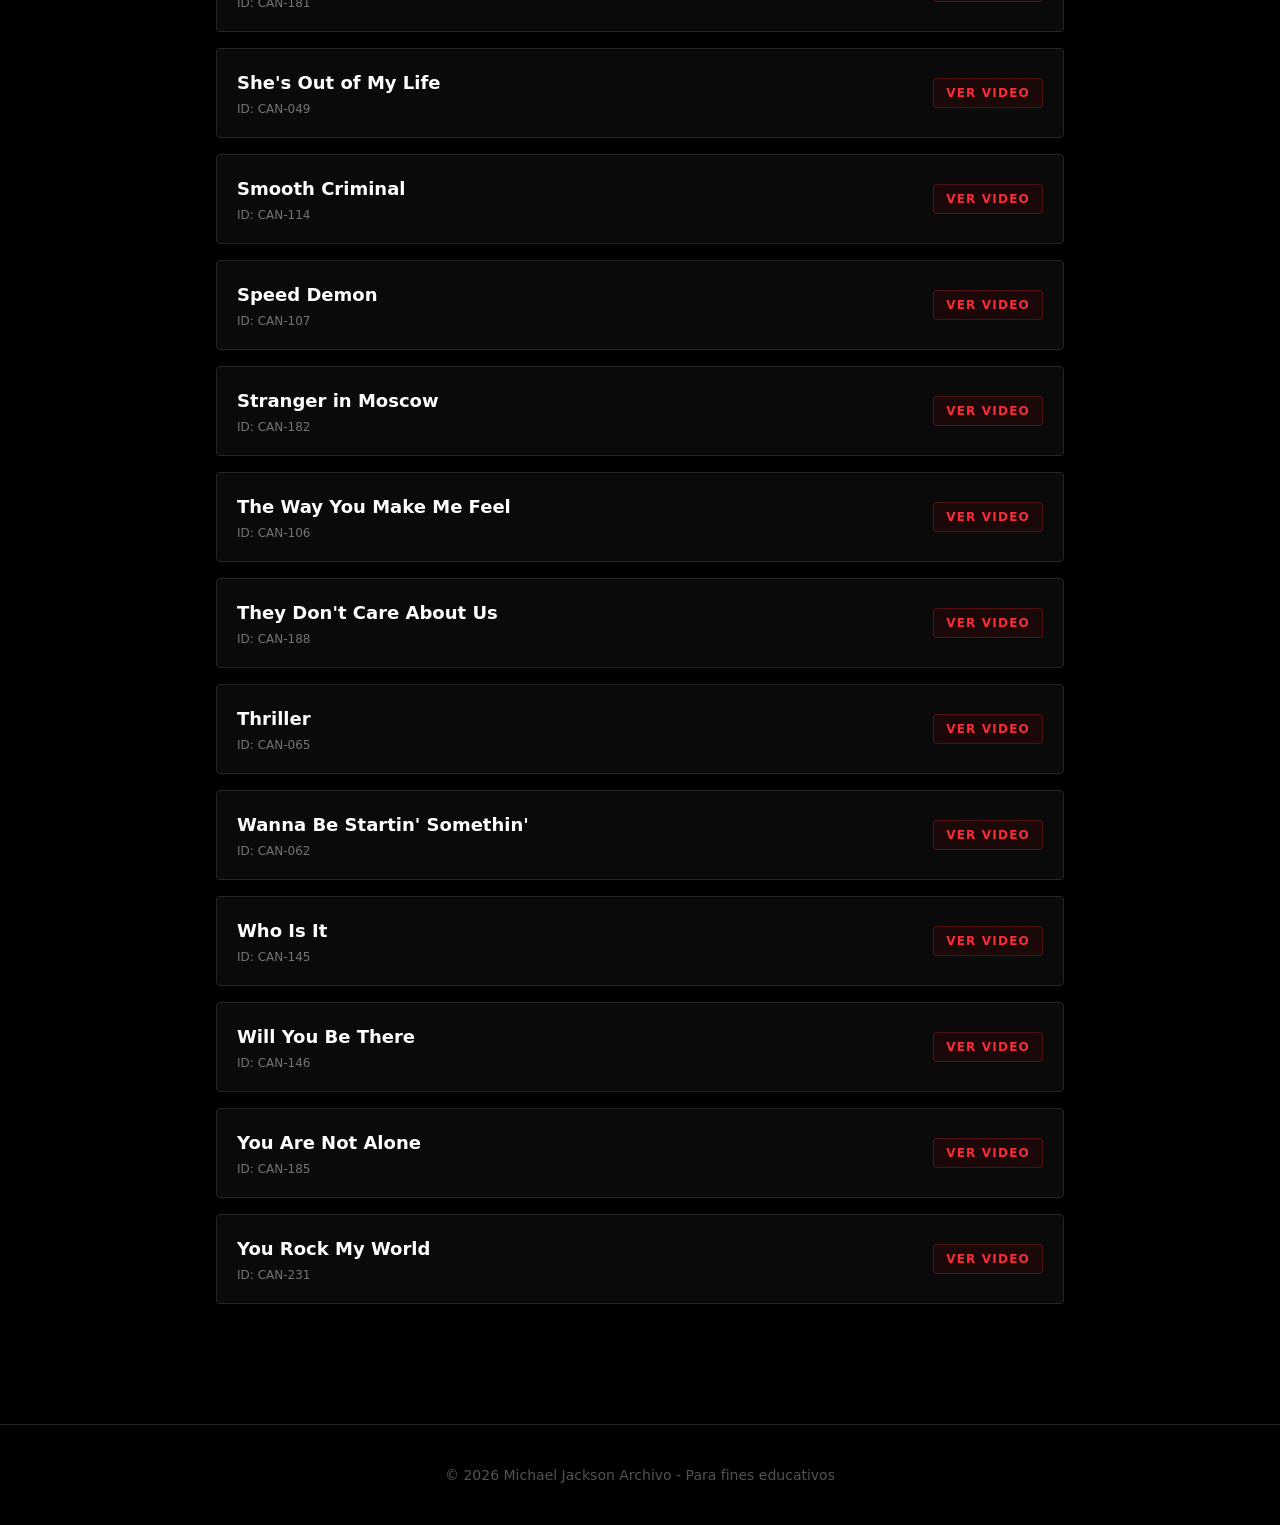
<file: videos_lista.html>
<!DOCTYPE html>
<html lang="es">
<head>
  <meta charset="UTF-8">
  <meta name="viewport" content="width=device-width, initial-scale=1.0">
  <title>Videoteca | MJ</title>
  <link href="assets/css/style.css" rel="stylesheet">
  <link rel="icon" type="image/png" href="assets/img/MJ_FI.png">
</head>
<body class="bg-black text-white font-sans antialiased min-h-screen">
  
  <!-- Navegación principal -->
  <nav class="border-b border-neutral-800 bg-neutral-950 px-6 py-4 sticky top-0 z-50">
    <div class="max-w-6xl mx-auto flex justify-between items-center">
      <h1 class="text-2xl font-bold tracking-widest text-red-600 uppercase">
        <a href="index.html">Michael Jackson | <span class="text-white">Archivo musical</span></a>
      </h1>
      <ul class="flex space-x-6 text-sm font-medium text-gray-400">
        <li><a href="index.html" class="hover:text-yellow-600 transition-colors">Inicio</a></li>
        <li><a href="eras.html" class="hover:text-yellow-600 transition-colors">Eras de Grabación</a></li>
        <li><a href="albumes.html" class="hover:text-yellow-600 transition-colors">Álbumes</a></li>
        <li><a href="canciones.html" class="hover:text-yellow-600 transition-colors">Canciones</a></li>
        <li><a href="videos_lista.html" class="text-white border-b border-red-600">Videos</a></li>
      </ul>
    </div>
  </nav>
  
  <!-- Contenido Principal -->
  <main class="max-w-4xl mx-auto px-6 py-10">
    <h2 class="text-xl font-semibold uppercase tracking-wider text-neutral-400 mb-8 border-b border-neutral-800 pb-2">
      Videos Musicales Disponibles
    </h2>

    <!-- Lista dinámica de vídeos -->
    <div id="lista-videos" class="flex flex-col gap-4"></div>
  </main>

  <footer class="mt-20 border-t border-neutral-800 py-10 text-center text-neutral-600 text-sm">
    <p>&copy; 2026 Michael Jackson Archivo - Para fines educativos</p>
  </footer>

  <!-- Scripts JS Client-side -->
  <script src="data.js"></script>
  <script src="handlers.js"></script>
  <script>
    document.addEventListener('DOMContentLoaded', () => {
      const videos = obtenerListaVideos();
      const contenedor = document.getElementById('lista-videos');

      if (!videos || videos.length === 0) {
        contenedor.innerHTML = '<p class="text-neutral-500 text-center py-8">No se encontraron videos disponibles.</p>';
        return;
      }

      contenedor.innerHTML = videos.map(video => `
        <a href="video_detalle.html?id=${video.IDCancion}" 
           class="flex justify-between items-center bg-neutral-950 border border-neutral-800 p-5 rounded hover:border-red-600 transition-colors group">
          <div>
            <h3 class="text-lg font-bold text-white group-hover:text-red-500 transition-colors">${video.NombreCancion}</h3>
            <p class="text-xs text-neutral-500 mt-1">ID: ${video.IDCancion}</p>
          </div>
          <span class="text-xs font-bold uppercase tracking-widest text-red-500 bg-red-950/30 px-3 py-1.5 border border-red-900/50 rounded group-hover:bg-red-600 group-hover:text-white transition-all">
            Ver video
          </span>
        </a>
      `).join('');
    });
  </script>
</body>
</html>
</file>
<file: assets/css/style.css>
/*! tailwindcss v4.1.18 | MIT License | https://tailwindcss.com */
@layer properties;
@layer theme, base, components, utilities;
@layer theme {
  :root, :host {
    --font-sans: ui-sans-serif, system-ui, sans-serif, 'Apple Color Emoji', 'Segoe UI Emoji', 'Segoe UI Symbol',
    'Noto Color Emoji';
    --font-mono: ui-monospace, SFMono-Regular, Menlo, Monaco, Consolas, 'Liberation Mono', 'Courier New',
    monospace;
    --color-red-400: oklch(70.4% 0.191 22.216);
    --color-red-500: oklch(63.7% 0.237 25.331);
    --color-red-600: oklch(57.7% 0.245 27.325);
    --color-red-700: oklch(50.5% 0.213 27.518);
    --color-red-800: oklch(44.4% 0.177 26.899);
    --color-red-900: oklch(39.6% 0.141 25.723);
    --color-red-950: oklch(25.8% 0.092 26.042);
    --color-yellow-600: oklch(68.1% 0.162 75.834);
    --color-gray-300: oklch(87.2% 0.01 258.338);
    --color-gray-400: oklch(70.7% 0.022 261.325);
    --color-gray-500: oklch(55.1% 0.027 264.364);
    --color-neutral-200: oklch(92.2% 0 0);
    --color-neutral-400: oklch(70.8% 0 0);
    --color-neutral-500: oklch(55.6% 0 0);
    --color-neutral-600: oklch(43.9% 0 0);
    --color-neutral-700: oklch(37.1% 0 0);
    --color-neutral-800: oklch(26.9% 0 0);
    --color-neutral-900: oklch(20.5% 0 0);
    --color-neutral-950: oklch(14.5% 0 0);
    --color-black: #000;
    --color-white: #fff;
    --spacing: 0.25rem;
    --container-2xl: 42rem;
    --container-4xl: 56rem;
    --container-6xl: 72rem;
    --container-7xl: 80rem;
    --text-xs: 0.75rem;
    --text-xs--line-height: calc(1 / 0.75);
    --text-sm: 0.875rem;
    --text-sm--line-height: calc(1.25 / 0.875);
    --text-base: 1rem;
    --text-base--line-height: calc(1.5 / 1);
    --text-lg: 1.125rem;
    --text-lg--line-height: calc(1.75 / 1.125);
    --text-xl: 1.25rem;
    --text-xl--line-height: calc(1.75 / 1.25);
    --text-2xl: 1.5rem;
    --text-2xl--line-height: calc(2 / 1.5);
    --text-4xl: 2.25rem;
    --text-4xl--line-height: calc(2.5 / 2.25);
    --text-5xl: 3rem;
    --text-5xl--line-height: 1;
    --text-6xl: 3.75rem;
    --text-6xl--line-height: 1;
    --text-7xl: 4.5rem;
    --text-7xl--line-height: 1;
    --font-weight-medium: 500;
    --font-weight-semibold: 600;
    --font-weight-bold: 700;
    --font-weight-extrabold: 800;
    --font-weight-black: 900;
    --tracking-tighter: -0.05em;
    --tracking-tight: -0.025em;
    --tracking-wide: 0.025em;
    --tracking-wider: 0.05em;
    --tracking-widest: 0.1em;
    --leading-relaxed: 1.625;
    --radius-lg: 0.5rem;
    --radius-xl: 0.75rem;
    --radius-2xl: 1rem;
    --blur-sm: 8px;
    --aspect-video: 16 / 9;
    --default-transition-duration: 150ms;
    --default-transition-timing-function: cubic-bezier(0.4, 0, 0.2, 1);
    --default-font-family: var(--font-sans);
    --default-mono-font-family: var(--font-mono);
  }
}
@layer base {
  *, ::after, ::before, ::backdrop, ::file-selector-button {
    box-sizing: border-box;
    margin: 0;
    padding: 0;
    border: 0 solid;
  }
  html, :host {
    line-height: 1.5;
    -webkit-text-size-adjust: 100%;
    tab-size: 4;
    font-family: var(--default-font-family, ui-sans-serif, system-ui, sans-serif, 'Apple Color Emoji', 'Segoe UI Emoji', 'Segoe UI Symbol', 'Noto Color Emoji');
    font-feature-settings: var(--default-font-feature-settings, normal);
    font-variation-settings: var(--default-font-variation-settings, normal);
    -webkit-tap-highlight-color: transparent;
  }
  hr {
    height: 0;
    color: inherit;
    border-top-width: 1px;
  }
  abbr:where([title]) {
    -webkit-text-decoration: underline dotted;
    text-decoration: underline dotted;
  }
  h1, h2, h3, h4, h5, h6 {
    font-size: inherit;
    font-weight: inherit;
  }
  a {
    color: inherit;
    -webkit-text-decoration: inherit;
    text-decoration: inherit;
  }
  b, strong {
    font-weight: bolder;
  }
  code, kbd, samp, pre {
    font-family: var(--default-mono-font-family, ui-monospace, SFMono-Regular, Menlo, Monaco, Consolas, 'Liberation Mono', 'Courier New', monospace);
    font-feature-settings: var(--default-mono-font-feature-settings, normal);
    font-variation-settings: var(--default-mono-font-variation-settings, normal);
    font-size: 1em;
  }
  small {
    font-size: 80%;
  }
  sub, sup {
    font-size: 75%;
    line-height: 0;
    position: relative;
    vertical-align: baseline;
  }
  sub {
    bottom: -0.25em;
  }
  sup {
    top: -0.5em;
  }
  table {
    text-indent: 0;
    border-color: inherit;
    border-collapse: collapse;
  }
  :-moz-focusring {
    outline: auto;
  }
  progress {
    vertical-align: baseline;
  }
  summary {
    display: list-item;
  }
  ol, ul, menu {
    list-style: none;
  }
  img, svg, video, canvas, audio, iframe, embed, object {
    display: block;
    vertical-align: middle;
  }
  img, video {
    max-width: 100%;
    height: auto;
  }
  button, input, select, optgroup, textarea, ::file-selector-button {
    font: inherit;
    font-feature-settings: inherit;
    font-variation-settings: inherit;
    letter-spacing: inherit;
    color: inherit;
    border-radius: 0;
    background-color: transparent;
    opacity: 1;
  }
  :where(select:is([multiple], [size])) optgroup {
    font-weight: bolder;
  }
  :where(select:is([multiple], [size])) optgroup option {
    padding-inline-start: 20px;
  }
  ::file-selector-button {
    margin-inline-end: 4px;
  }
  ::placeholder {
    opacity: 1;
  }
  @supports (not (-webkit-appearance: -apple-pay-button))  or (contain-intrinsic-size: 1px) {
    ::placeholder {
      color: currentcolor;
      @supports (color: color-mix(in lab, red, red)) {
        color: color-mix(in oklab, currentcolor 50%, transparent);
      }
    }
  }
  textarea {
    resize: vertical;
  }
  ::-webkit-search-decoration {
    -webkit-appearance: none;
  }
  ::-webkit-date-and-time-value {
    min-height: 1lh;
    text-align: inherit;
  }
  ::-webkit-datetime-edit {
    display: inline-flex;
  }
  ::-webkit-datetime-edit-fields-wrapper {
    padding: 0;
  }
  ::-webkit-datetime-edit, ::-webkit-datetime-edit-year-field, ::-webkit-datetime-edit-month-field, ::-webkit-datetime-edit-day-field, ::-webkit-datetime-edit-hour-field, ::-webkit-datetime-edit-minute-field, ::-webkit-datetime-edit-second-field, ::-webkit-datetime-edit-millisecond-field, ::-webkit-datetime-edit-meridiem-field {
    padding-block: 0;
  }
  ::-webkit-calendar-picker-indicator {
    line-height: 1;
  }
  :-moz-ui-invalid {
    box-shadow: none;
  }
  button, input:where([type='button'], [type='reset'], [type='submit']), ::file-selector-button {
    appearance: button;
  }
  ::-webkit-inner-spin-button, ::-webkit-outer-spin-button {
    height: auto;
  }
  [hidden]:where(:not([hidden='until-found'])) {
    display: none !important;
  }
}
@layer utilities {
  .absolute {
    position: absolute;
  }
  .relative {
    position: relative;
  }
  .sticky {
    position: sticky;
  }
  .inset-0 {
    inset: calc(var(--spacing) * 0);
  }
  .top-0 {
    top: calc(var(--spacing) * 0);
  }
  .z-0 {
    z-index: 0;
  }
  .z-10 {
    z-index: 10;
  }
  .z-20 {
    z-index: 20;
  }
  .z-50 {
    z-index: 50;
  }
  .mx-auto {
    margin-inline: auto;
  }
  .mt-1 {
    margin-top: calc(var(--spacing) * 1);
  }
  .mt-2 {
    margin-top: calc(var(--spacing) * 2);
  }
  .mt-4 {
    margin-top: calc(var(--spacing) * 4);
  }
  .mt-6 {
    margin-top: calc(var(--spacing) * 6);
  }
  .mt-20 {
    margin-top: calc(var(--spacing) * 20);
  }
  .mt-auto {
    margin-top: auto;
  }
  .mr-2 {
    margin-right: calc(var(--spacing) * 2);
  }
  .mr-4 {
    margin-right: calc(var(--spacing) * 4);
  }
  .mb-1 {
    margin-bottom: calc(var(--spacing) * 1);
  }
  .mb-2 {
    margin-bottom: calc(var(--spacing) * 2);
  }
  .mb-3 {
    margin-bottom: calc(var(--spacing) * 3);
  }
  .mb-4 {
    margin-bottom: calc(var(--spacing) * 4);
  }
  .mb-6 {
    margin-bottom: calc(var(--spacing) * 6);
  }
  .mb-8 {
    margin-bottom: calc(var(--spacing) * 8);
  }
  .mb-10 {
    margin-bottom: calc(var(--spacing) * 10);
  }
  .mb-20 {
    margin-bottom: calc(var(--spacing) * 20);
  }
  .line-clamp-3 {
    overflow: hidden;
    display: -webkit-box;
    -webkit-box-orient: vertical;
    -webkit-line-clamp: 3;
  }
  .block {
    display: block;
  }
  .flex {
    display: flex;
  }
  .grid {
    display: grid;
  }
  .inline-block {
    display: inline-block;
  }
  .inline-flex {
    display: inline-flex;
  }
  .aspect-square {
    aspect-ratio: 1 / 1;
  }
  .aspect-video {
    aspect-ratio: var(--aspect-video);
  }
  .h-\[2px\] {
    height: 2px;
  }
  .h-\[60vh\] {
    height: 60vh;
  }
  .h-full {
    height: 100%;
  }
  .min-h-\[400px\] {
    min-height: 400px;
  }
  .min-h-screen {
    min-height: 100vh;
  }
  .w-8 {
    width: calc(var(--spacing) * 8);
  }
  .w-24 {
    width: calc(var(--spacing) * 24);
  }
  .w-full {
    width: 100%;
  }
  .max-w-2xl {
    max-width: var(--container-2xl);
  }
  .max-w-4xl {
    max-width: var(--container-4xl);
  }
  .max-w-6xl {
    max-width: var(--container-6xl);
  }
  .max-w-7xl {
    max-width: var(--container-7xl);
  }
  .shrink-0 {
    flex-shrink: 0;
  }
  .flex-grow {
    flex-grow: 1;
  }
  .border-collapse {
    border-collapse: collapse;
  }
  .transform {
    transform: var(--tw-rotate-x,) var(--tw-rotate-y,) var(--tw-rotate-z,) var(--tw-skew-x,) var(--tw-skew-y,);
  }
  .cursor-pointer {
    cursor: pointer;
  }
  .grid-cols-1 {
    grid-template-columns: repeat(1, minmax(0, 1fr));
  }
  .flex-col {
    flex-direction: column;
  }
  .flex-wrap {
    flex-wrap: wrap;
  }
  .items-center {
    align-items: center;
  }
  .items-end {
    align-items: flex-end;
  }
  .justify-between {
    justify-content: space-between;
  }
  .justify-center {
    justify-content: center;
  }
  .gap-4 {
    gap: calc(var(--spacing) * 4);
  }
  .gap-6 {
    gap: calc(var(--spacing) * 6);
  }
  .gap-8 {
    gap: calc(var(--spacing) * 8);
  }
  .gap-9 {
    gap: calc(var(--spacing) * 9);
  }
  .gap-12 {
    gap: calc(var(--spacing) * 12);
  }
  .space-y-4 {
    :where(& > :not(:last-child)) {
      --tw-space-y-reverse: 0;
      margin-block-start: calc(calc(var(--spacing) * 4) * var(--tw-space-y-reverse));
      margin-block-end: calc(calc(var(--spacing) * 4) * calc(1 - var(--tw-space-y-reverse)));
    }
  }
  .space-x-6 {
    :where(& > :not(:last-child)) {
      --tw-space-x-reverse: 0;
      margin-inline-start: calc(calc(var(--spacing) * 6) * var(--tw-space-x-reverse));
      margin-inline-end: calc(calc(var(--spacing) * 6) * calc(1 - var(--tw-space-x-reverse)));
    }
  }
  .divide-y {
    :where(& > :not(:last-child)) {
      --tw-divide-y-reverse: 0;
      border-bottom-style: var(--tw-border-style);
      border-top-style: var(--tw-border-style);
      border-top-width: calc(1px * var(--tw-divide-y-reverse));
      border-bottom-width: calc(1px * calc(1 - var(--tw-divide-y-reverse)));
    }
  }
  .divide-neutral-800 {
    :where(& > :not(:last-child)) {
      border-color: var(--color-neutral-800);
    }
  }
  .overflow-hidden {
    overflow: hidden;
  }
  .rounded {
    border-radius: 0.25rem;
  }
  .rounded-2xl {
    border-radius: var(--radius-2xl);
  }
  .rounded-full {
    border-radius: calc(infinity * 1px);
  }
  .rounded-lg {
    border-radius: var(--radius-lg);
  }
  .rounded-xl {
    border-radius: var(--radius-xl);
  }
  .border {
    border-style: var(--tw-border-style);
    border-width: 1px;
  }
  .border-t {
    border-top-style: var(--tw-border-style);
    border-top-width: 1px;
  }
  .border-b {
    border-bottom-style: var(--tw-border-style);
    border-bottom-width: 1px;
  }
  .border-b-2 {
    border-bottom-style: var(--tw-border-style);
    border-bottom-width: 2px;
  }
  .border-l-4 {
    border-left-style: var(--tw-border-style);
    border-left-width: 4px;
  }
  .border-neutral-700 {
    border-color: var(--color-neutral-700);
  }
  .border-neutral-800 {
    border-color: var(--color-neutral-800);
  }
  .border-neutral-900 {
    border-color: var(--color-neutral-900);
  }
  .border-red-600 {
    border-color: var(--color-red-600);
  }
  .border-red-800\/50 {
    border-color: color-mix(in srgb, oklch(44.4% 0.177 26.899) 50%, transparent);
    @supports (color: color-mix(in lab, red, red)) {
      border-color: color-mix(in oklab, var(--color-red-800) 50%, transparent);
    }
  }
  .border-red-900\/50 {
    border-color: color-mix(in srgb, oklch(39.6% 0.141 25.723) 50%, transparent);
    @supports (color: color-mix(in lab, red, red)) {
      border-color: color-mix(in oklab, var(--color-red-900) 50%, transparent);
    }
  }
  .bg-\[\#1DB954\] {
    background-color: #1DB954;
  }
  .bg-black {
    background-color: var(--color-black);
  }
  .bg-black\/20 {
    background-color: color-mix(in srgb, #000 20%, transparent);
    @supports (color: color-mix(in lab, red, red)) {
      background-color: color-mix(in oklab, var(--color-black) 20%, transparent);
    }
  }
  .bg-black\/40 {
    background-color: color-mix(in srgb, #000 40%, transparent);
    @supports (color: color-mix(in lab, red, red)) {
      background-color: color-mix(in oklab, var(--color-black) 40%, transparent);
    }
  }
  .bg-black\/70 {
    background-color: color-mix(in srgb, #000 70%, transparent);
    @supports (color: color-mix(in lab, red, red)) {
      background-color: color-mix(in oklab, var(--color-black) 70%, transparent);
    }
  }
  .bg-neutral-800 {
    background-color: var(--color-neutral-800);
  }
  .bg-neutral-800\/50 {
    background-color: color-mix(in srgb, oklch(26.9% 0 0) 50%, transparent);
    @supports (color: color-mix(in lab, red, red)) {
      background-color: color-mix(in oklab, var(--color-neutral-800) 50%, transparent);
    }
  }
  .bg-neutral-900 {
    background-color: var(--color-neutral-900);
  }
  .bg-neutral-900\/50 {
    background-color: color-mix(in srgb, oklch(20.5% 0 0) 50%, transparent);
    @supports (color: color-mix(in lab, red, red)) {
      background-color: color-mix(in oklab, var(--color-neutral-900) 50%, transparent);
    }
  }
  .bg-neutral-950 {
    background-color: var(--color-neutral-950);
  }
  .bg-red-600 {
    background-color: var(--color-red-600);
  }
  .bg-red-900\/30 {
    background-color: color-mix(in srgb, oklch(39.6% 0.141 25.723) 30%, transparent);
    @supports (color: color-mix(in lab, red, red)) {
      background-color: color-mix(in oklab, var(--color-red-900) 30%, transparent);
    }
  }
  .bg-red-950\/30 {
    background-color: color-mix(in srgb, oklch(25.8% 0.092 26.042) 30%, transparent);
    @supports (color: color-mix(in lab, red, red)) {
      background-color: color-mix(in oklab, var(--color-red-950) 30%, transparent);
    }
  }
  .bg-\[url\(\'\/assets\/img\/INV-MJ\.png\'\)\] {
    background-image: url('/assets/img/INV-MJ.png');
  }
  .bg-cover {
    background-size: cover;
  }
  .bg-\[center_top\] {
    background-position: center top;
  }
  .bg-no-repeat {
    background-repeat: no-repeat;
  }
  .object-cover {
    object-fit: cover;
  }
  .object-top {
    object-position: top;
  }
  .p-4 {
    padding: calc(var(--spacing) * 4);
  }
  .p-5 {
    padding: calc(var(--spacing) * 5);
  }
  .p-6 {
    padding: calc(var(--spacing) * 6);
  }
  .p-20 {
    padding: calc(var(--spacing) * 20);
  }
  .px-2 {
    padding-inline: calc(var(--spacing) * 2);
  }
  .px-3 {
    padding-inline: calc(var(--spacing) * 3);
  }
  .px-4 {
    padding-inline: calc(var(--spacing) * 4);
  }
  .px-6 {
    padding-inline: calc(var(--spacing) * 6);
  }
  .px-8 {
    padding-inline: calc(var(--spacing) * 8);
  }
  .py-1 {
    padding-block: calc(var(--spacing) * 1);
  }
  .py-1\.5 {
    padding-block: calc(var(--spacing) * 1.5);
  }
  .py-2 {
    padding-block: calc(var(--spacing) * 2);
  }
  .py-3 {
    padding-block: calc(var(--spacing) * 3);
  }
  .py-4 {
    padding-block: calc(var(--spacing) * 4);
  }
  .py-8 {
    padding-block: calc(var(--spacing) * 8);
  }
  .py-10 {
    padding-block: calc(var(--spacing) * 10);
  }
  .py-12 {
    padding-block: calc(var(--spacing) * 12);
  }
  .py-20 {
    padding-block: calc(var(--spacing) * 20);
  }
  .pt-4 {
    padding-top: calc(var(--spacing) * 4);
  }
  .pb-2 {
    padding-bottom: calc(var(--spacing) * 2);
  }
  .pb-3 {
    padding-bottom: calc(var(--spacing) * 3);
  }
  .pb-12 {
    padding-bottom: calc(var(--spacing) * 12);
  }
  .pl-3 {
    padding-left: calc(var(--spacing) * 3);
  }
  .pl-4 {
    padding-left: calc(var(--spacing) * 4);
  }
  .text-center {
    text-align: center;
  }
  .text-left {
    text-align: left;
  }
  .text-right {
    text-align: right;
  }
  .font-mono {
    font-family: var(--font-mono);
  }
  .font-sans {
    font-family: var(--font-sans);
  }
  .text-2xl {
    font-size: var(--text-2xl);
    line-height: var(--tw-leading, var(--text-2xl--line-height));
  }
  .text-4xl {
    font-size: var(--text-4xl);
    line-height: var(--tw-leading, var(--text-4xl--line-height));
  }
  .text-5xl {
    font-size: var(--text-5xl);
    line-height: var(--tw-leading, var(--text-5xl--line-height));
  }
  .text-6xl {
    font-size: var(--text-6xl);
    line-height: var(--tw-leading, var(--text-6xl--line-height));
  }
  .text-base {
    font-size: var(--text-base);
    line-height: var(--tw-leading, var(--text-base--line-height));
  }
  .text-lg {
    font-size: var(--text-lg);
    line-height: var(--tw-leading, var(--text-lg--line-height));
  }
  .text-sm {
    font-size: var(--text-sm);
    line-height: var(--tw-leading, var(--text-sm--line-height));
  }
  .text-xl {
    font-size: var(--text-xl);
    line-height: var(--tw-leading, var(--text-xl--line-height));
  }
  .text-xs {
    font-size: var(--text-xs);
    line-height: var(--tw-leading, var(--text-xs--line-height));
  }
  .leading-relaxed {
    --tw-leading: var(--leading-relaxed);
    line-height: var(--leading-relaxed);
  }
  .font-black {
    --tw-font-weight: var(--font-weight-black);
    font-weight: var(--font-weight-black);
  }
  .font-bold {
    --tw-font-weight: var(--font-weight-bold);
    font-weight: var(--font-weight-bold);
  }
  .font-extrabold {
    --tw-font-weight: var(--font-weight-extrabold);
    font-weight: var(--font-weight-extrabold);
  }
  .font-medium {
    --tw-font-weight: var(--font-weight-medium);
    font-weight: var(--font-weight-medium);
  }
  .font-semibold {
    --tw-font-weight: var(--font-weight-semibold);
    font-weight: var(--font-weight-semibold);
  }
  .tracking-\[0\.3em\] {
    --tw-tracking: 0.3em;
    letter-spacing: 0.3em;
  }
  .tracking-tight {
    --tw-tracking: var(--tracking-tight);
    letter-spacing: var(--tracking-tight);
  }
  .tracking-tighter {
    --tw-tracking: var(--tracking-tighter);
    letter-spacing: var(--tracking-tighter);
  }
  .tracking-wide {
    --tw-tracking: var(--tracking-wide);
    letter-spacing: var(--tracking-wide);
  }
  .tracking-wider {
    --tw-tracking: var(--tracking-wider);
    letter-spacing: var(--tracking-wider);
  }
  .tracking-widest {
    --tw-tracking: var(--tracking-widest);
    letter-spacing: var(--tracking-widest);
  }
  .text-black {
    color: var(--color-black);
  }
  .text-gray-300 {
    color: var(--color-gray-300);
  }
  .text-gray-400 {
    color: var(--color-gray-400);
  }
  .text-gray-500 {
    color: var(--color-gray-500);
  }
  .text-neutral-200 {
    color: var(--color-neutral-200);
  }
  .text-neutral-400 {
    color: var(--color-neutral-400);
  }
  .text-neutral-500 {
    color: var(--color-neutral-500);
  }
  .text-neutral-600 {
    color: var(--color-neutral-600);
  }
  .text-red-500 {
    color: var(--color-red-500);
  }
  .text-red-600 {
    color: var(--color-red-600);
  }
  .text-white {
    color: var(--color-white);
  }
  .uppercase {
    text-transform: uppercase;
  }
  .italic {
    font-style: italic;
  }
  .antialiased {
    -webkit-font-smoothing: antialiased;
    -moz-osx-font-smoothing: grayscale;
  }
  .opacity-50 {
    opacity: 50%;
  }
  .shadow-2xl {
    --tw-shadow: 0 25px 50px -12px var(--tw-shadow-color, rgb(0 0 0 / 0.25));
    box-shadow: var(--tw-inset-shadow), var(--tw-inset-ring-shadow), var(--tw-ring-offset-shadow), var(--tw-ring-shadow), var(--tw-shadow);
  }
  .shadow-\[0_0_15px_rgba\(220\,38\,38\,0\.5\)\] {
    --tw-shadow: 0 0 15px var(--tw-shadow-color, rgba(220,38,38,0.5));
    box-shadow: var(--tw-inset-shadow), var(--tw-inset-ring-shadow), var(--tw-ring-offset-shadow), var(--tw-ring-shadow), var(--tw-shadow);
  }
  .shadow-\[0_0_50px_rgba\(220\,38\,38\,0\.2\)\] {
    --tw-shadow: 0 0 50px var(--tw-shadow-color, rgba(220,38,38,0.2));
    box-shadow: var(--tw-inset-shadow), var(--tw-inset-ring-shadow), var(--tw-ring-offset-shadow), var(--tw-ring-shadow), var(--tw-shadow);
  }
  .brightness-110 {
    --tw-brightness: brightness(110%);
    filter: var(--tw-blur,) var(--tw-brightness,) var(--tw-contrast,) var(--tw-grayscale,) var(--tw-hue-rotate,) var(--tw-invert,) var(--tw-saturate,) var(--tw-sepia,) var(--tw-drop-shadow,);
  }
  .contrast-110 {
    --tw-contrast: contrast(110%);
    filter: var(--tw-blur,) var(--tw-brightness,) var(--tw-contrast,) var(--tw-grayscale,) var(--tw-hue-rotate,) var(--tw-invert,) var(--tw-saturate,) var(--tw-sepia,) var(--tw-drop-shadow,);
  }
  .backdrop-blur-sm {
    --tw-backdrop-blur: blur(var(--blur-sm));
    -webkit-backdrop-filter: var(--tw-backdrop-blur,) var(--tw-backdrop-brightness,) var(--tw-backdrop-contrast,) var(--tw-backdrop-grayscale,) var(--tw-backdrop-hue-rotate,) var(--tw-backdrop-invert,) var(--tw-backdrop-opacity,) var(--tw-backdrop-saturate,) var(--tw-backdrop-sepia,);
    backdrop-filter: var(--tw-backdrop-blur,) var(--tw-backdrop-brightness,) var(--tw-backdrop-contrast,) var(--tw-backdrop-grayscale,) var(--tw-backdrop-hue-rotate,) var(--tw-backdrop-invert,) var(--tw-backdrop-opacity,) var(--tw-backdrop-saturate,) var(--tw-backdrop-sepia,);
  }
  .transition-all {
    transition-property: all;
    transition-timing-function: var(--tw-ease, var(--default-transition-timing-function));
    transition-duration: var(--tw-duration, var(--default-transition-duration));
  }
  .transition-colors {
    transition-property: color, background-color, border-color, outline-color, text-decoration-color, fill, stroke, --tw-gradient-from, --tw-gradient-via, --tw-gradient-to;
    transition-timing-function: var(--tw-ease, var(--default-transition-timing-function));
    transition-duration: var(--tw-duration, var(--default-transition-duration));
  }
  .transition-transform {
    transition-property: transform, translate, scale, rotate;
    transition-timing-function: var(--tw-ease, var(--default-transition-timing-function));
    transition-duration: var(--tw-duration, var(--default-transition-duration));
  }
  .duration-500 {
    --tw-duration: 500ms;
    transition-duration: 500ms;
  }
  .group-hover\:scale-105 {
    &:is(:where(.group):hover *) {
      @media (hover: hover) {
        --tw-scale-x: 105%;
        --tw-scale-y: 105%;
        --tw-scale-z: 105%;
        scale: var(--tw-scale-x) var(--tw-scale-y);
      }
    }
  }
  .group-hover\:border-red-500 {
    &:is(:where(.group):hover *) {
      @media (hover: hover) {
        border-color: var(--color-red-500);
      }
    }
  }
  .group-hover\:text-red-500 {
    &:is(:where(.group):hover *) {
      @media (hover: hover) {
        color: var(--color-red-500);
      }
    }
  }
  .group-hover\:text-white {
    &:is(:where(.group):hover *) {
      @media (hover: hover) {
        color: var(--color-white);
      }
    }
  }
  .hover\:scale-105 {
    &:hover {
      @media (hover: hover) {
        --tw-scale-x: 105%;
        --tw-scale-y: 105%;
        --tw-scale-z: 105%;
        scale: var(--tw-scale-x) var(--tw-scale-y);
      }
    }
  }
  .hover\:border-neutral-600 {
    &:hover {
      @media (hover: hover) {
        border-color: var(--color-neutral-600);
      }
    }
  }
  .hover\:border-red-600 {
    &:hover {
      @media (hover: hover) {
        border-color: var(--color-red-600);
      }
    }
  }
  .hover\:bg-\[\#1ed760\] {
    &:hover {
      @media (hover: hover) {
        background-color: #1ed760;
      }
    }
  }
  .hover\:bg-neutral-800\/50 {
    &:hover {
      @media (hover: hover) {
        background-color: color-mix(in srgb, oklch(26.9% 0 0) 50%, transparent);
        @supports (color: color-mix(in lab, red, red)) {
          background-color: color-mix(in oklab, var(--color-neutral-800) 50%, transparent);
        }
      }
    }
  }
  .hover\:bg-red-500 {
    &:hover {
      @media (hover: hover) {
        background-color: var(--color-red-500);
      }
    }
  }
  .hover\:bg-red-600\/5 {
    &:hover {
      @media (hover: hover) {
        background-color: color-mix(in srgb, oklch(57.7% 0.245 27.325) 5%, transparent);
        @supports (color: color-mix(in lab, red, red)) {
          background-color: color-mix(in oklab, var(--color-red-600) 5%, transparent);
        }
      }
    }
  }
  .hover\:bg-red-700 {
    &:hover {
      @media (hover: hover) {
        background-color: var(--color-red-700);
      }
    }
  }
  .hover\:bg-white {
    &:hover {
      @media (hover: hover) {
        background-color: var(--color-white);
      }
    }
  }
  .hover\:text-black {
    &:hover {
      @media (hover: hover) {
        color: var(--color-black);
      }
    }
  }
  .hover\:text-red-400 {
    &:hover {
      @media (hover: hover) {
        color: var(--color-red-400);
      }
    }
  }
  .hover\:text-red-500 {
    &:hover {
      @media (hover: hover) {
        color: var(--color-red-500);
      }
    }
  }
  .hover\:text-white {
    &:hover {
      @media (hover: hover) {
        color: var(--color-white);
      }
    }
  }
  .hover\:text-yellow-600 {
    &:hover {
      @media (hover: hover) {
        color: var(--color-yellow-600);
      }
    }
  }
  .md\:w-96 {
    @media (width >= 48rem) {
      width: calc(var(--spacing) * 96);
    }
  }
  .md\:grid-cols-2 {
    @media (width >= 48rem) {
      grid-template-columns: repeat(2, minmax(0, 1fr));
    }
  }
  .md\:grid-cols-3 {
    @media (width >= 48rem) {
      grid-template-columns: repeat(3, minmax(0, 1fr));
    }
  }
  .md\:flex-row {
    @media (width >= 48rem) {
      flex-direction: row;
    }
  }
  .md\:items-start {
    @media (width >= 48rem) {
      align-items: flex-start;
    }
  }
  .md\:text-7xl {
    @media (width >= 48rem) {
      font-size: var(--text-7xl);
      line-height: var(--tw-leading, var(--text-7xl--line-height));
    }
  }
  .lg\:grid-cols-4 {
    @media (width >= 64rem) {
      grid-template-columns: repeat(4, minmax(0, 1fr));
    }
  }
}
@property --tw-rotate-x {
  syntax: "*";
  inherits: false;
}
@property --tw-rotate-y {
  syntax: "*";
  inherits: false;
}
@property --tw-rotate-z {
  syntax: "*";
  inherits: false;
}
@property --tw-skew-x {
  syntax: "*";
  inherits: false;
}
@property --tw-skew-y {
  syntax: "*";
  inherits: false;
}
@property --tw-space-y-reverse {
  syntax: "*";
  inherits: false;
  initial-value: 0;
}
@property --tw-space-x-reverse {
  syntax: "*";
  inherits: false;
  initial-value: 0;
}
@property --tw-divide-y-reverse {
  syntax: "*";
  inherits: false;
  initial-value: 0;
}
@property --tw-border-style {
  syntax: "*";
  inherits: false;
  initial-value: solid;
}
@property --tw-leading {
  syntax: "*";
  inherits: false;
}
@property --tw-font-weight {
  syntax: "*";
  inherits: false;
}
@property --tw-tracking {
  syntax: "*";
  inherits: false;
}
@property --tw-shadow {
  syntax: "*";
  inherits: false;
  initial-value: 0 0 #0000;
}
@property --tw-shadow-color {
  syntax: "*";
  inherits: false;
}
@property --tw-shadow-alpha {
  syntax: "<percentage>";
  inherits: false;
  initial-value: 100%;
}
@property --tw-inset-shadow {
  syntax: "*";
  inherits: false;
  initial-value: 0 0 #0000;
}
@property --tw-inset-shadow-color {
  syntax: "*";
  inherits: false;
}
@property --tw-inset-shadow-alpha {
  syntax: "<percentage>";
  inherits: false;
  initial-value: 100%;
}
@property --tw-ring-color {
  syntax: "*";
  inherits: false;
}
@property --tw-ring-shadow {
  syntax: "*";
  inherits: false;
  initial-value: 0 0 #0000;
}
@property --tw-inset-ring-color {
  syntax: "*";
  inherits: false;
}
@property --tw-inset-ring-shadow {
  syntax: "*";
  inherits: false;
  initial-value: 0 0 #0000;
}
@property --tw-ring-inset {
  syntax: "*";
  inherits: false;
}
@property --tw-ring-offset-width {
  syntax: "<length>";
  inherits: false;
  initial-value: 0px;
}
@property --tw-ring-offset-color {
  syntax: "*";
  inherits: false;
  initial-value: #fff;
}
@property --tw-ring-offset-shadow {
  syntax: "*";
  inherits: false;
  initial-value: 0 0 #0000;
}
@property --tw-blur {
  syntax: "*";
  inherits: false;
}
@property --tw-brightness {
  syntax: "*";
  inherits: false;
}
@property --tw-contrast {
  syntax: "*";
  inherits: false;
}
@property --tw-grayscale {
  syntax: "*";
  inherits: false;
}
@property --tw-hue-rotate {
  syntax: "*";
  inherits: false;
}
@property --tw-invert {
  syntax: "*";
  inherits: false;
}
@property --tw-opacity {
  syntax: "*";
  inherits: false;
}
@property --tw-saturate {
  syntax: "*";
  inherits: false;
}
@property --tw-sepia {
  syntax: "*";
  inherits: false;
}
@property --tw-drop-shadow {
  syntax: "*";
  inherits: false;
}
@property --tw-drop-shadow-color {
  syntax: "*";
  inherits: false;
}
@property --tw-drop-shadow-alpha {
  syntax: "<percentage>";
  inherits: false;
  initial-value: 100%;
}
@property --tw-drop-shadow-size {
  syntax: "*";
  inherits: false;
}
@property --tw-backdrop-blur {
  syntax: "*";
  inherits: false;
}
@property --tw-backdrop-brightness {
  syntax: "*";
  inherits: false;
}
@property --tw-backdrop-contrast {
  syntax: "*";
  inherits: false;
}
@property --tw-backdrop-grayscale {
  syntax: "*";
  inherits: false;
}
@property --tw-backdrop-hue-rotate {
  syntax: "*";
  inherits: false;
}
@property --tw-backdrop-invert {
  syntax: "*";
  inherits: false;
}
@property --tw-backdrop-opacity {
  syntax: "*";
  inherits: false;
}
@property --tw-backdrop-saturate {
  syntax: "*";
  inherits: false;
}
@property --tw-backdrop-sepia {
  syntax: "*";
  inherits: false;
}
@property --tw-duration {
  syntax: "*";
  inherits: false;
}
@property --tw-scale-x {
  syntax: "*";
  inherits: false;
  initial-value: 1;
}
@property --tw-scale-y {
  syntax: "*";
  inherits: false;
  initial-value: 1;
}
@property --tw-scale-z {
  syntax: "*";
  inherits: false;
  initial-value: 1;
}
@layer properties {
  @supports ((-webkit-hyphens: none) and (not (margin-trim: inline))) or ((-moz-orient: inline) and (not (color:rgb(from red r g b)))) {
    *, ::before, ::after, ::backdrop {
      --tw-rotate-x: initial;
      --tw-rotate-y: initial;
      --tw-rotate-z: initial;
      --tw-skew-x: initial;
      --tw-skew-y: initial;
      --tw-space-y-reverse: 0;
      --tw-space-x-reverse: 0;
      --tw-divide-y-reverse: 0;
      --tw-border-style: solid;
      --tw-leading: initial;
      --tw-font-weight: initial;
      --tw-tracking: initial;
      --tw-shadow: 0 0 #0000;
      --tw-shadow-color: initial;
      --tw-shadow-alpha: 100%;
      --tw-inset-shadow: 0 0 #0000;
      --tw-inset-shadow-color: initial;
      --tw-inset-shadow-alpha: 100%;
      --tw-ring-color: initial;
      --tw-ring-shadow: 0 0 #0000;
      --tw-inset-ring-color: initial;
      --tw-inset-ring-shadow: 0 0 #0000;
      --tw-ring-inset: initial;
      --tw-ring-offset-width: 0px;
      --tw-ring-offset-color: #fff;
      --tw-ring-offset-shadow: 0 0 #0000;
      --tw-blur: initial;
      --tw-brightness: initial;
      --tw-contrast: initial;
      --tw-grayscale: initial;
      --tw-hue-rotate: initial;
      --tw-invert: initial;
      --tw-opacity: initial;
      --tw-saturate: initial;
      --tw-sepia: initial;
      --tw-drop-shadow: initial;
      --tw-drop-shadow-color: initial;
      --tw-drop-shadow-alpha: 100%;
      --tw-drop-shadow-size: initial;
      --tw-backdrop-blur: initial;
      --tw-backdrop-brightness: initial;
      --tw-backdrop-contrast: initial;
      --tw-backdrop-grayscale: initial;
      --tw-backdrop-hue-rotate: initial;
      --tw-backdrop-invert: initial;
      --tw-backdrop-opacity: initial;
      --tw-backdrop-saturate: initial;
      --tw-backdrop-sepia: initial;
      --tw-duration: initial;
      --tw-scale-x: 1;
      --tw-scale-y: 1;
      --tw-scale-z: 1;
    }
  }
}
</file>
